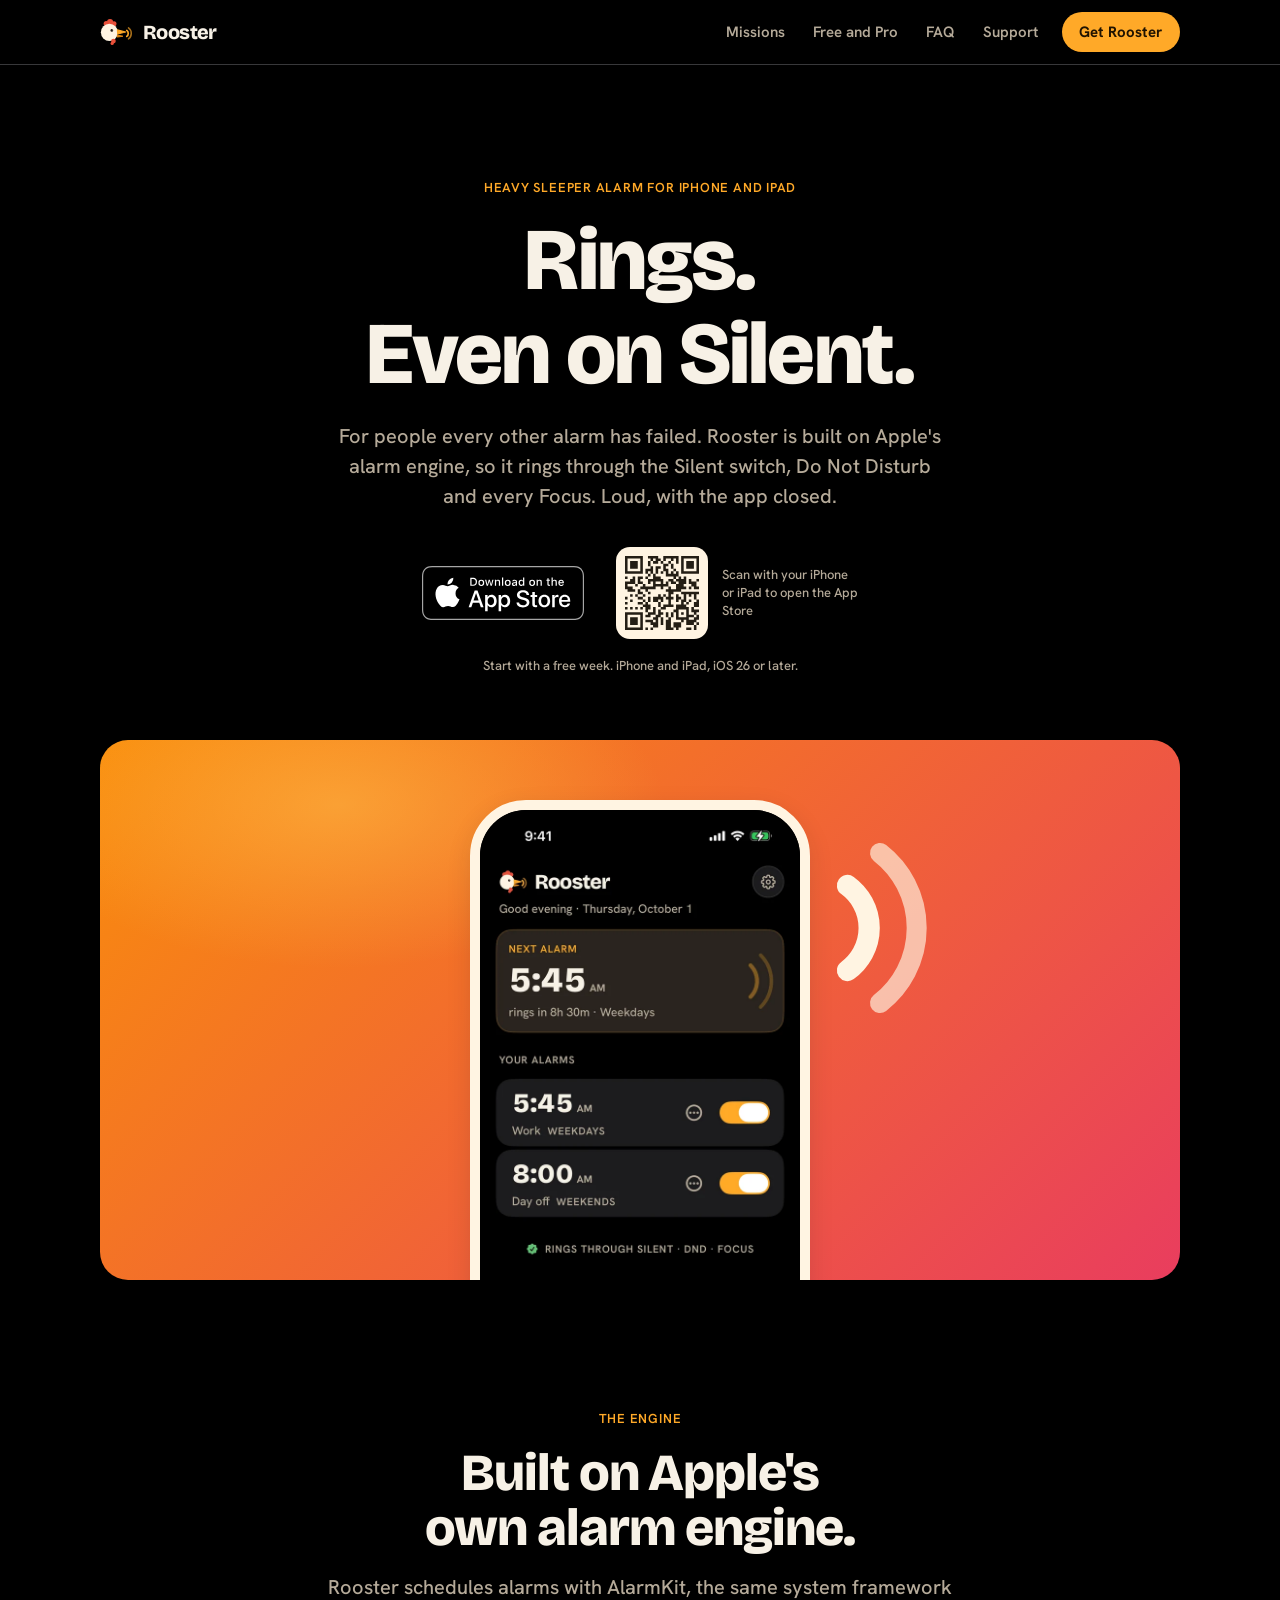
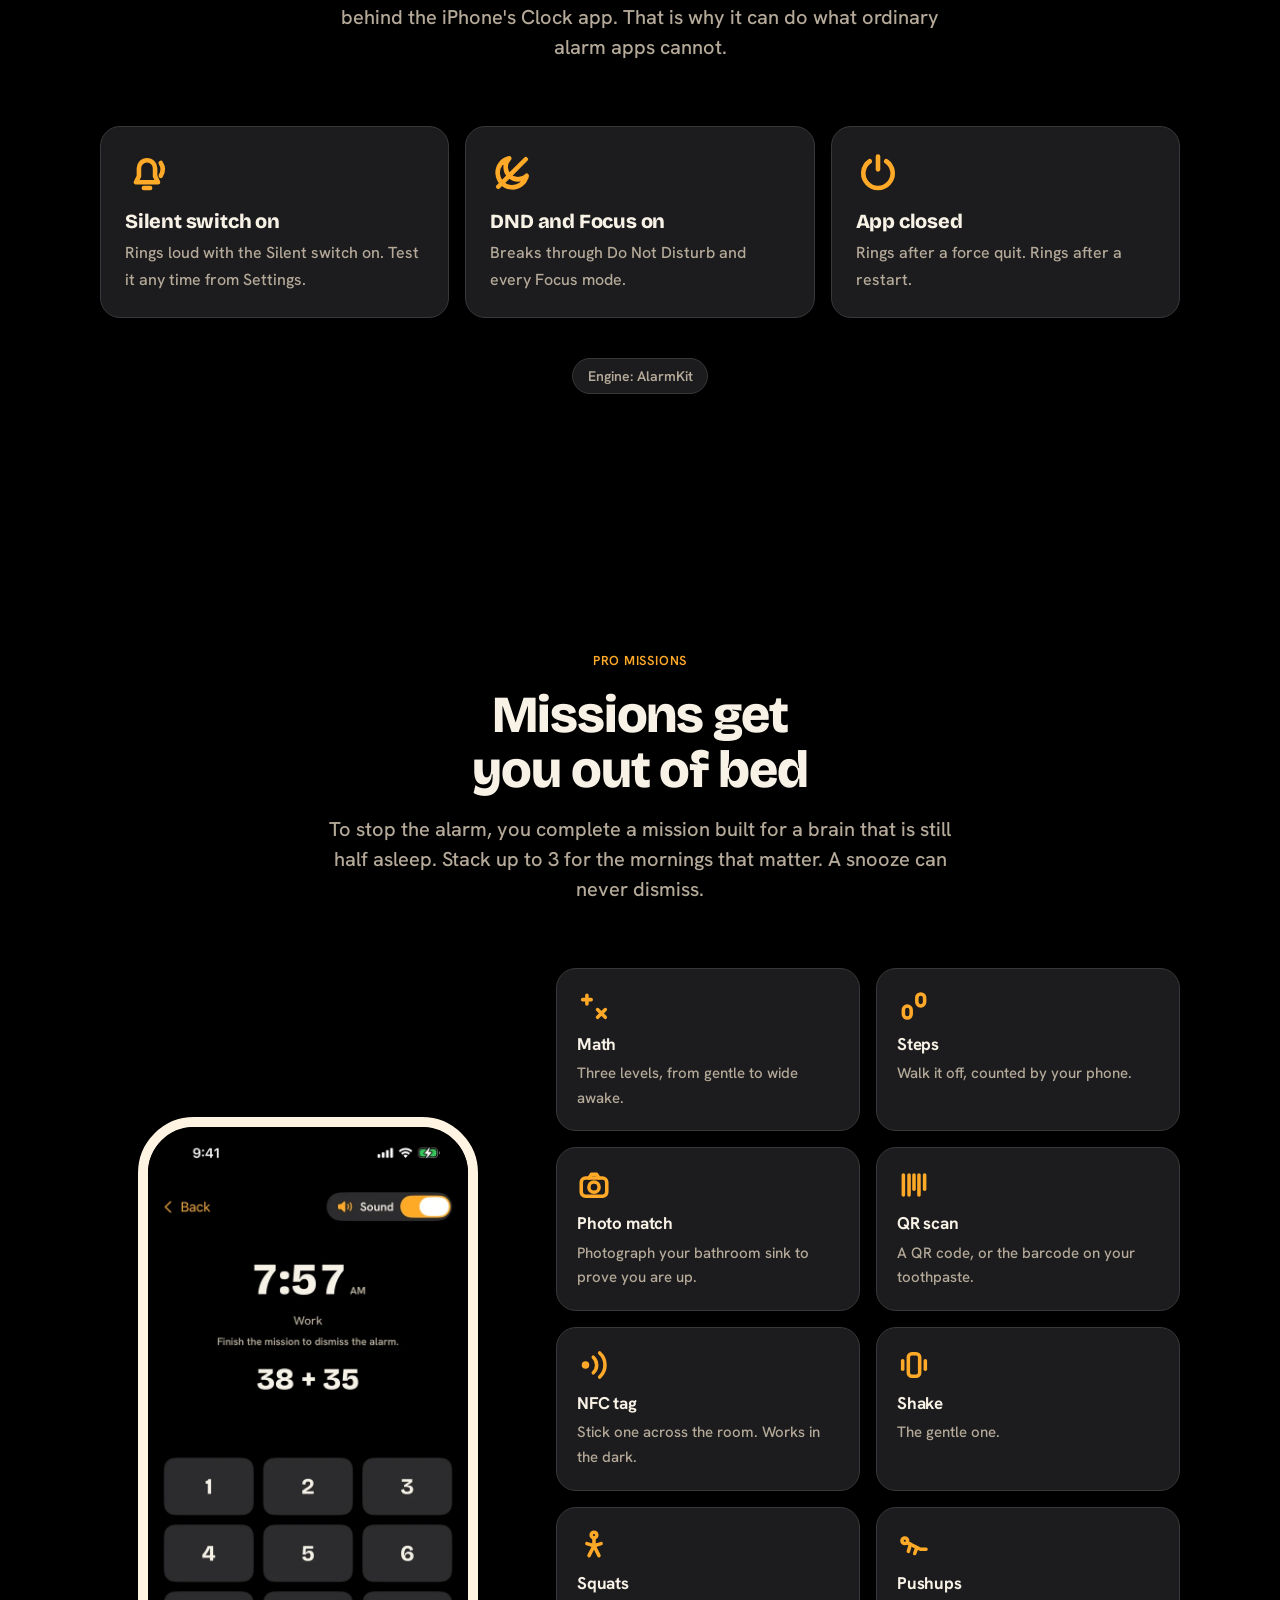
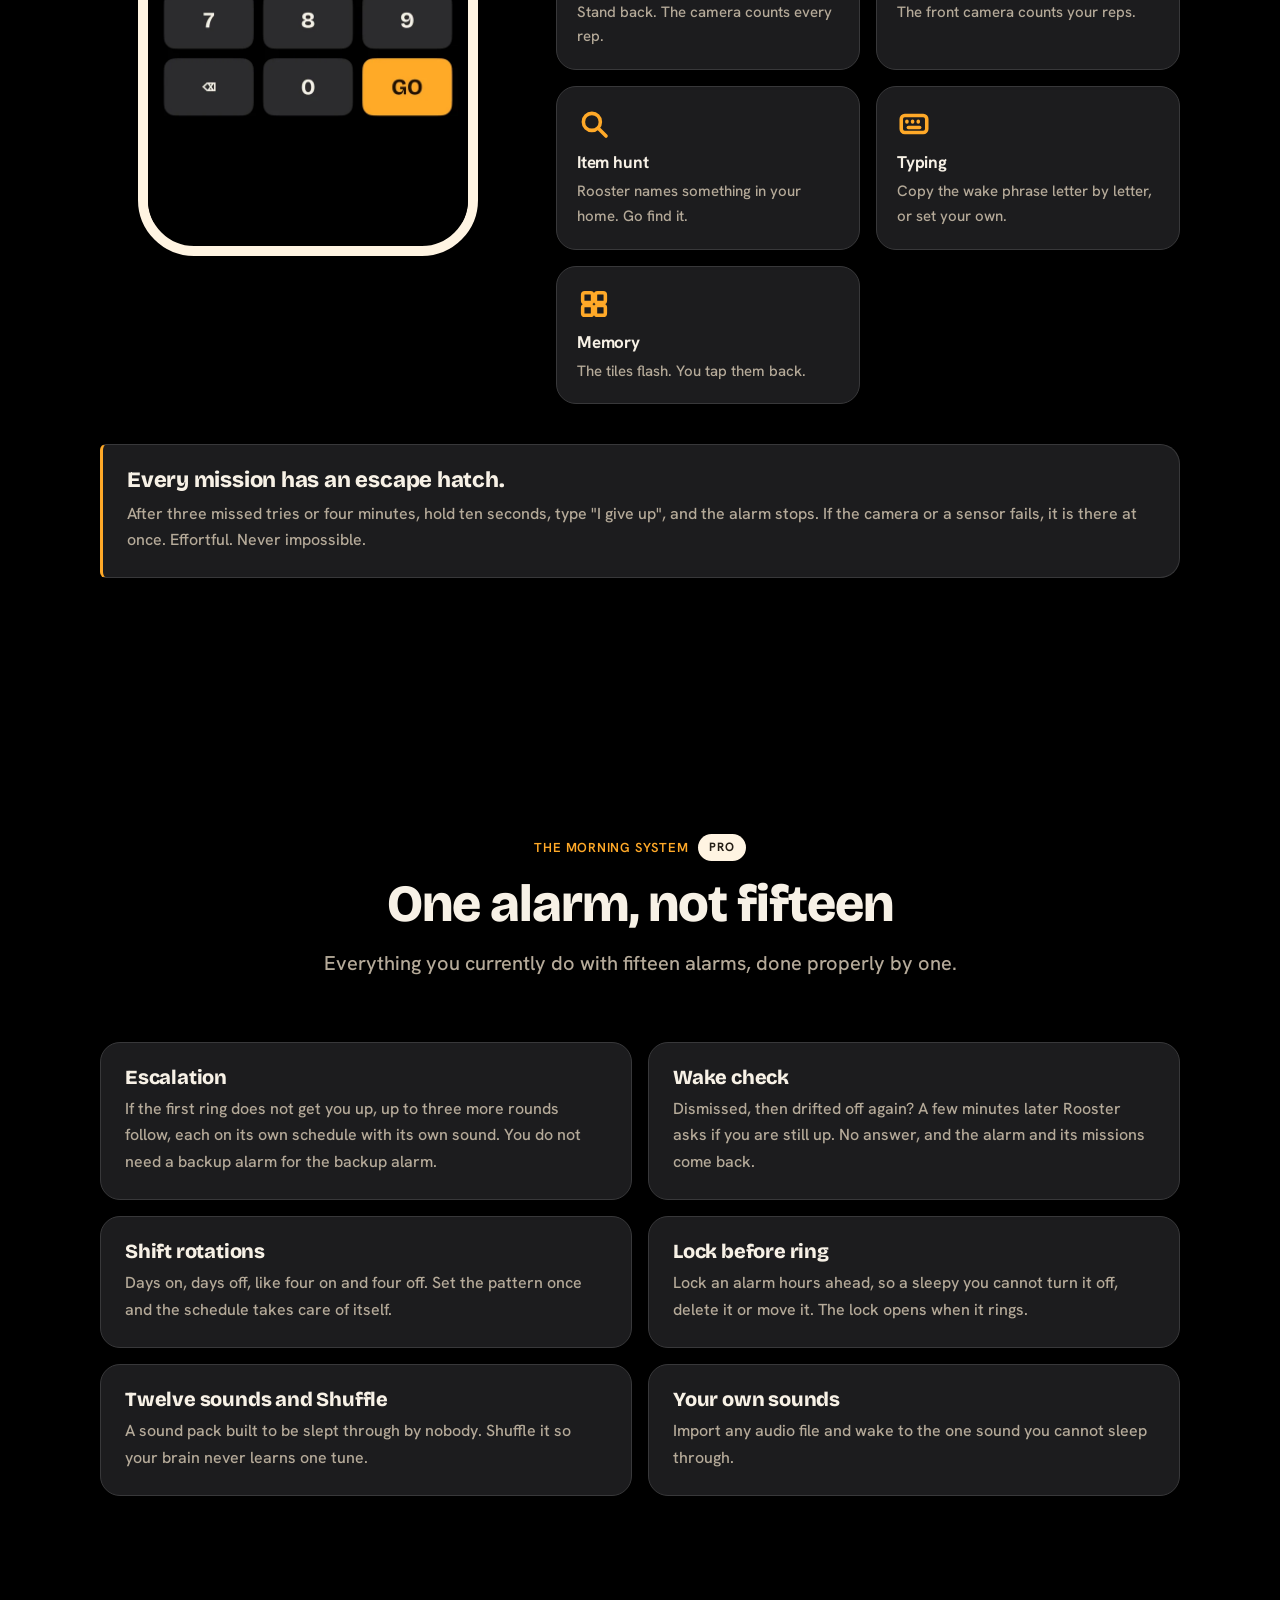
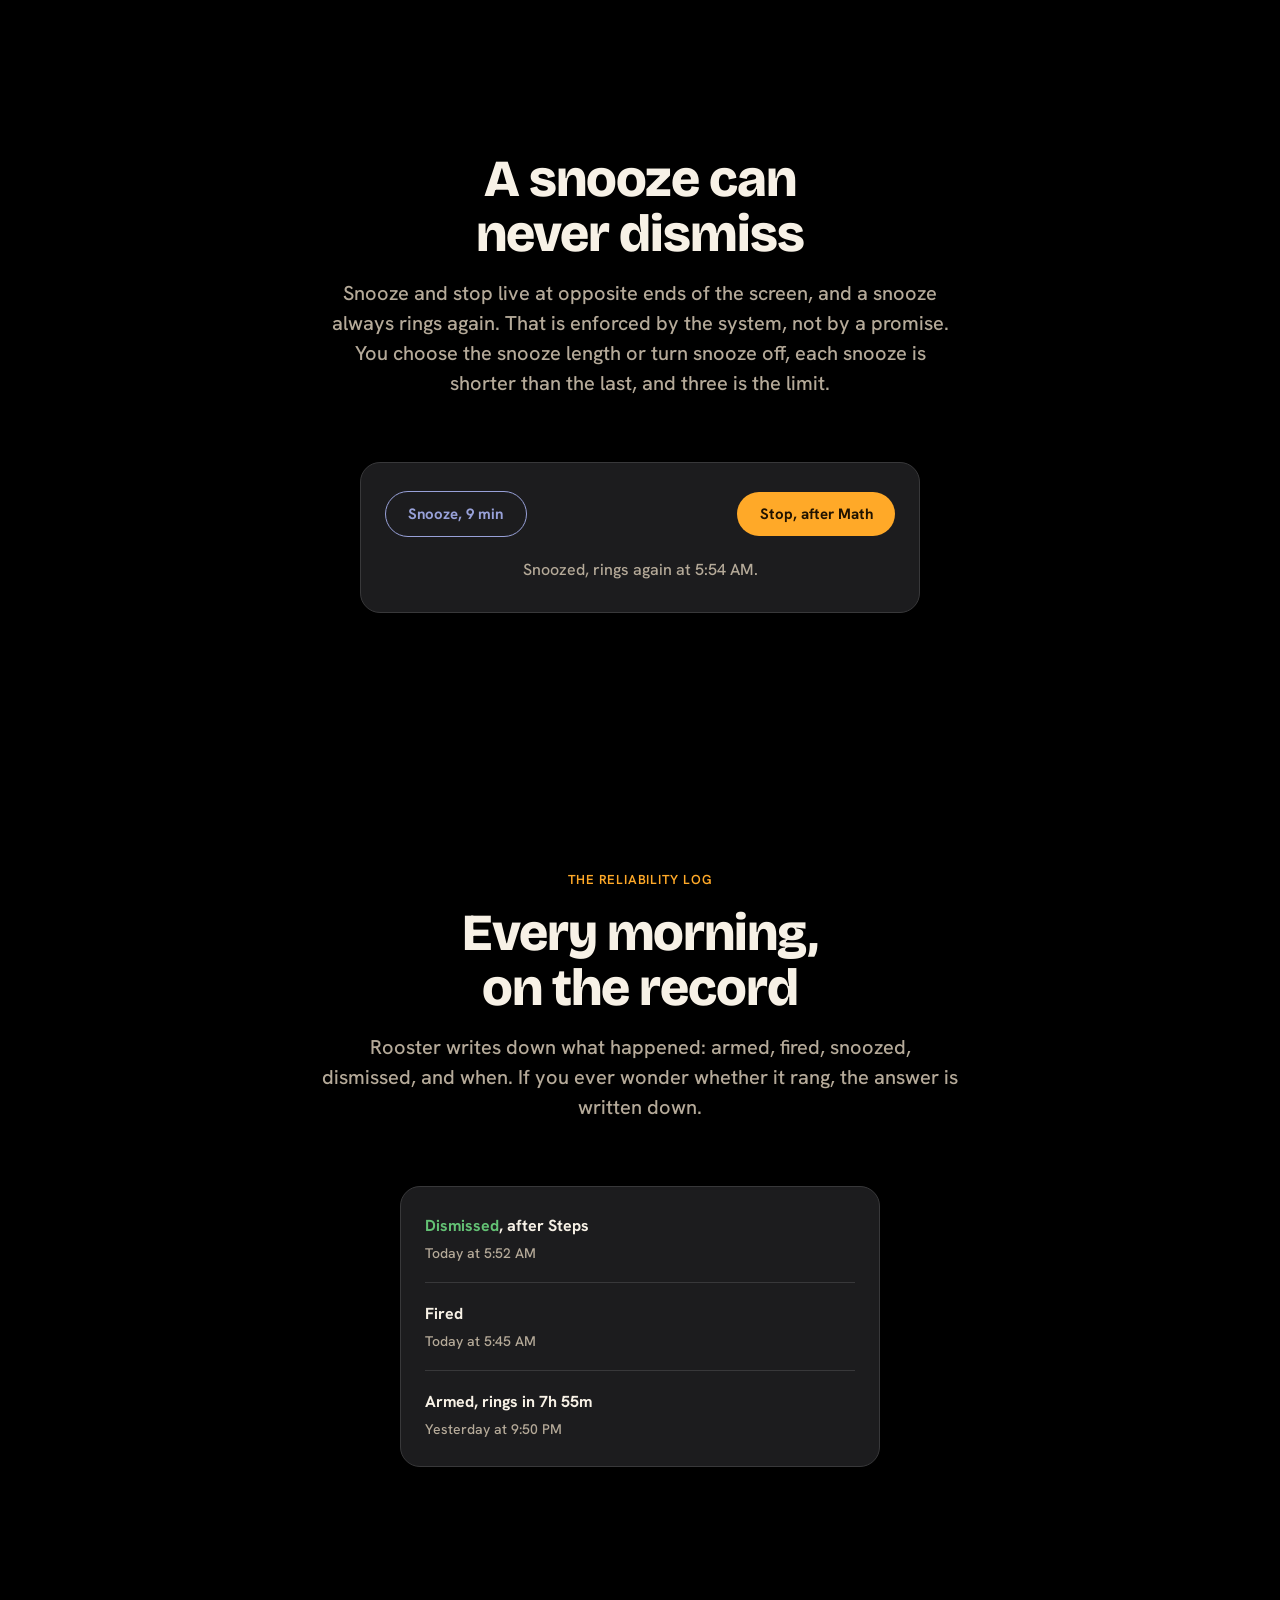
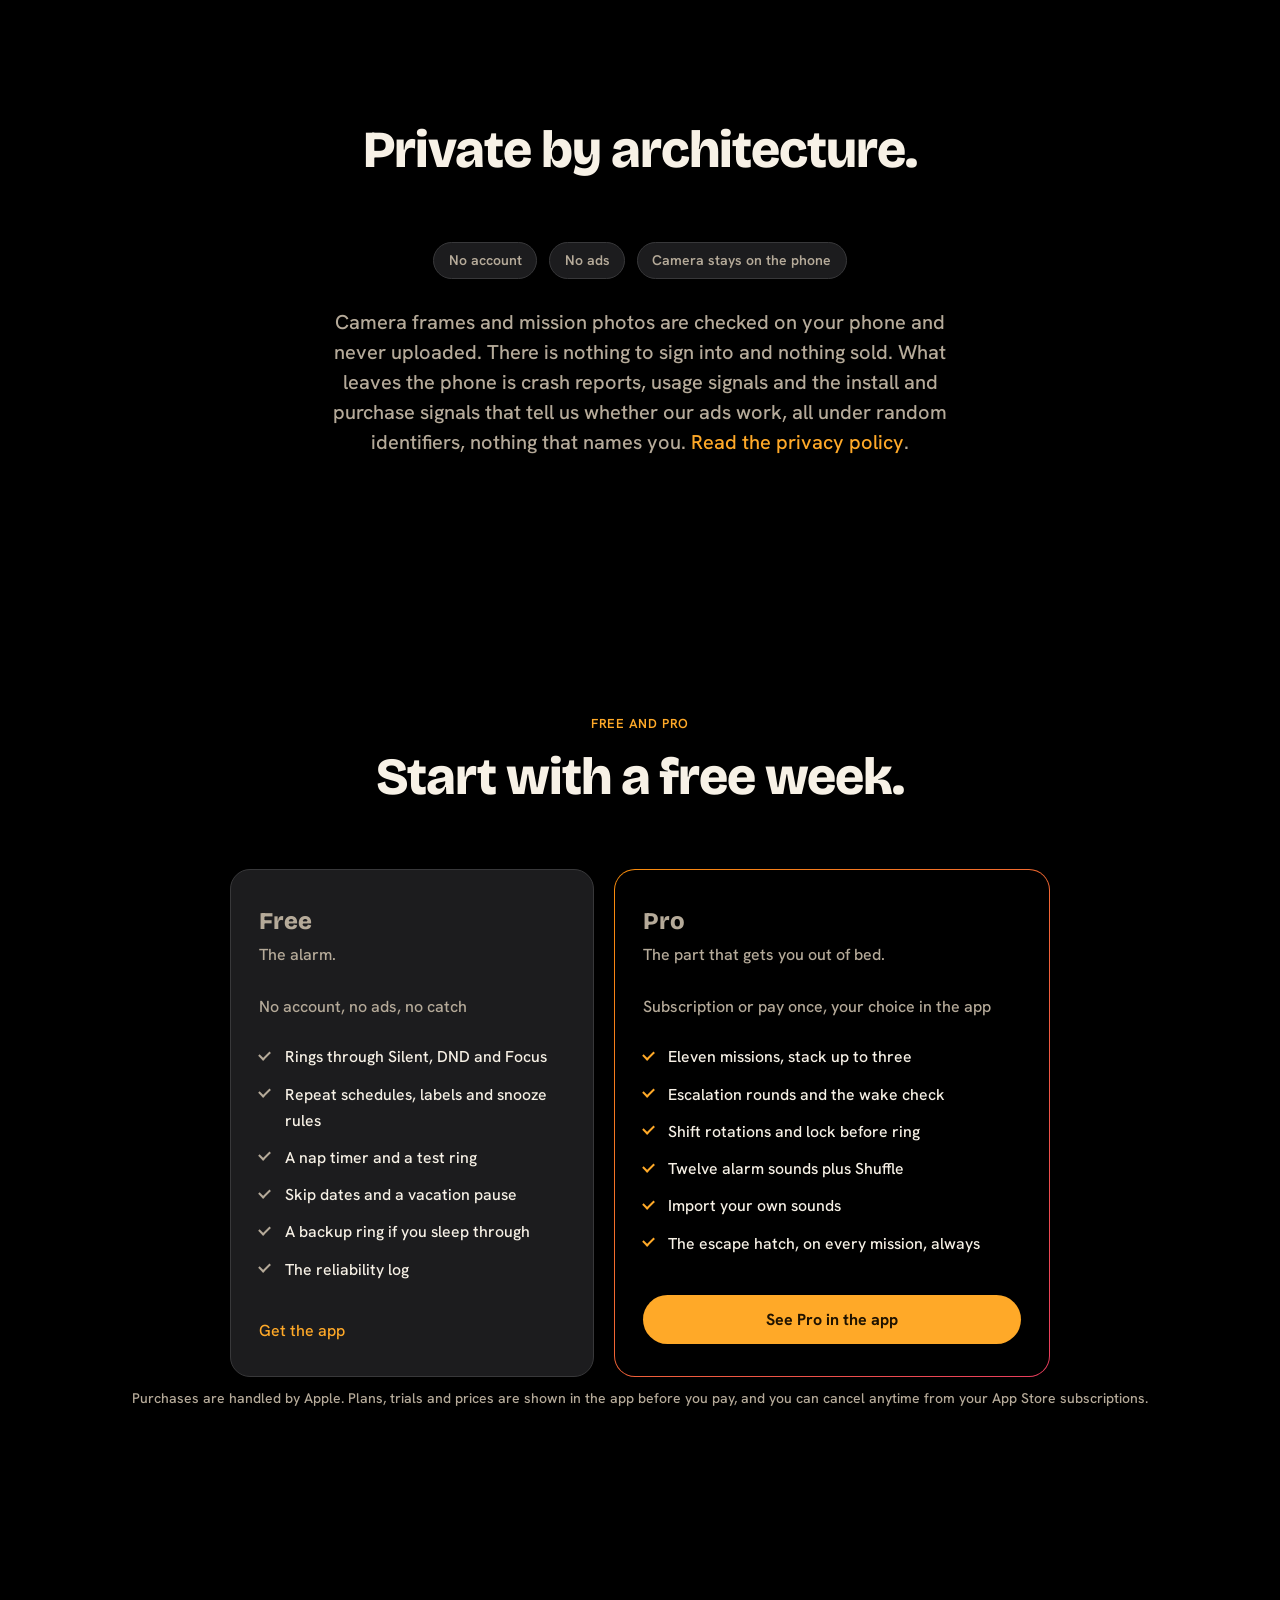
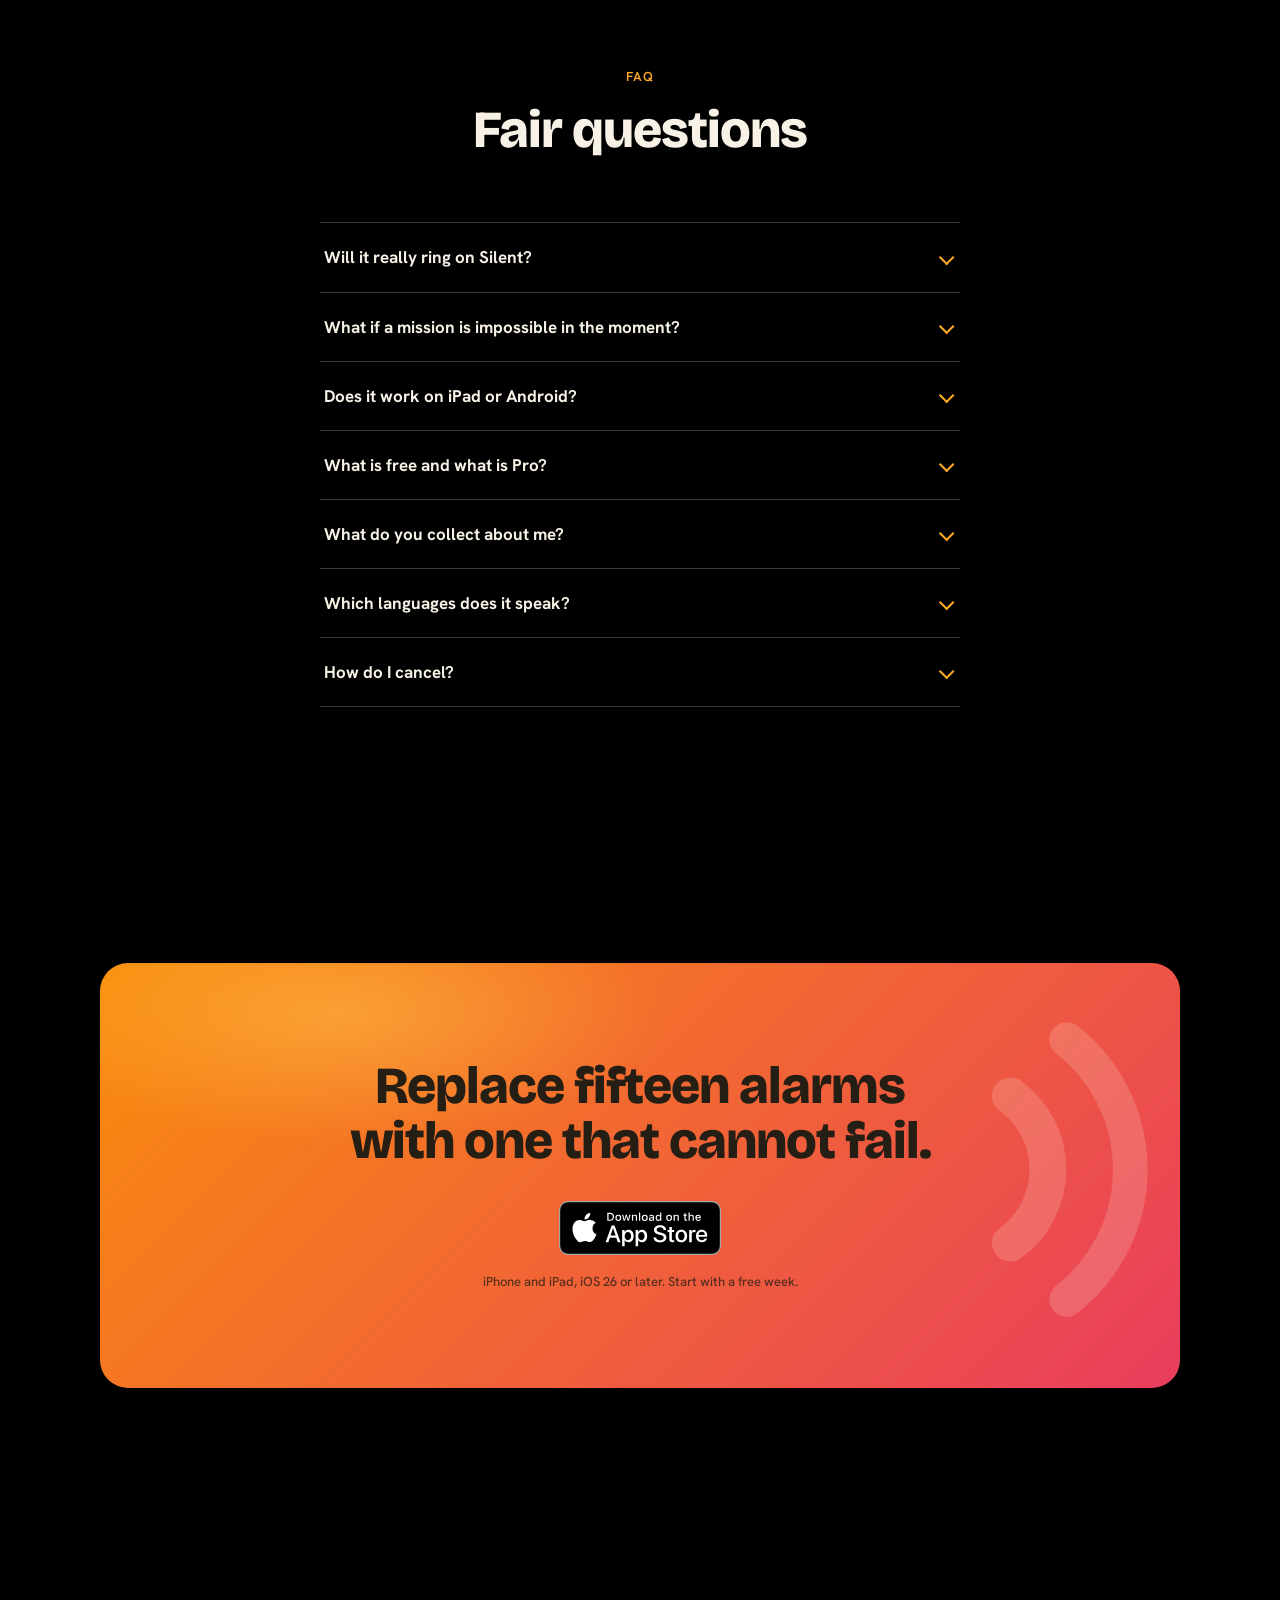
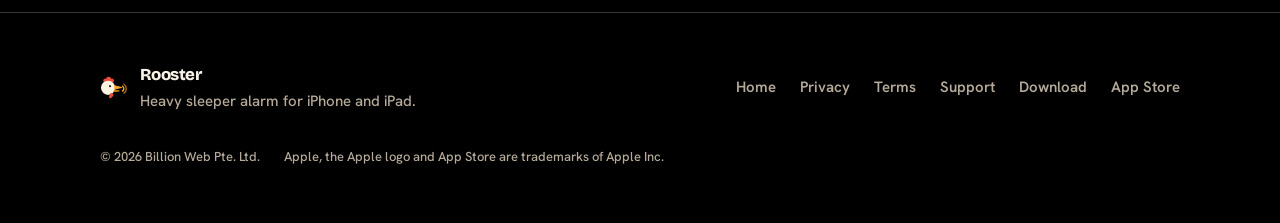
<file: index.html>
<!doctype html>
<html lang="en">
<head>
<meta charset="utf-8">
<meta name="viewport" content="width=device-width, initial-scale=1">
<title>Rooster: Heavy sleeper alarm for iPhone and iPad. Rings even on Silent.</title>
<meta name="description" content="For people every other alarm has failed. Built on Apple's alarm engine, Rooster rings through Silent, DND and Focus on iPhone and iPad. Start with a free week.">
<link rel="canonical" href="https://wakerooster.com/">
<meta name="theme-color" content="#000000">
<meta name="apple-itunes-app" content="app-id=6791535362">

<meta property="og:type" content="website">
<meta property="og:site_name" content="Rooster">
<meta property="og:title" content="Rooster: Heavy sleeper alarm for iPhone and iPad">
<meta property="og:description" content="Rings through Silent, DND and Focus. Every time. Missions get you out of bed. Start with a free week.">
<meta property="og:url" content="https://wakerooster.com/">
<meta property="og:image" content="https://wakerooster.com/assets/og.png">
<meta property="og:image:width" content="1200">
<meta property="og:image:height" content="630">
<meta name="twitter:card" content="summary_large_image">

<link rel="icon" type="image/svg+xml" href="assets/favicon.svg">
<link rel="icon" type="image/png" sizes="32x32" href="assets/favicon-32.png">
<link rel="apple-touch-icon" href="assets/apple-touch-icon.png">

<link rel="stylesheet" href="styles.css">

<script type="application/ld+json">
{
  "@context": "https://schema.org",
  "@graph": [
    {
      "@type": "MobileApplication",
      "name": "Rooster: Heavy Sleeper Alarm",
      "operatingSystem": "iOS 26.0 or later, iPadOS 26.0 or later",
      "applicationCategory": "UtilitiesApplication",
      "description": "Alarm app for heavy sleepers built on Apple's AlarmKit. Rings through Silent, Do Not Disturb and Focus, with wake missions, escalation and a wake check.",
      "url": "https://wakerooster.com/",
      "installUrl": "https://apps.apple.com/app/id6791535362",
      "image": "https://wakerooster.com/assets/og.png"
    },
    {
      "@type": "FAQPage",
      "mainEntity": [
        {
          "@type": "Question",
          "name": "Will it really ring on Silent?",
          "acceptedAnswer": { "@type": "Answer", "text": "Yes. Rooster schedules alarms through AlarmKit, Apple's system alarm framework, the same machinery behind the Clock app. The Silent switch, Do Not Disturb and Focus modes do not apply to system alarms." }
        },
        {
          "@type": "Question",
          "name": "What if a mission is impossible in the moment?",
          "acceptedAnswer": { "@type": "Answer", "text": "After three missed tries or four minutes, hold ten seconds and type I give up. If the camera, a sensor or the NFC tag fails, the escape hatch is there at once, and it always works." }
        },
        {
          "@type": "Question",
          "name": "Does it work on iPad or Android?",
          "acceptedAnswer": { "@type": "Answer", "text": "Rooster runs on iPhone and iPad with iOS or iPadOS 26 or later, because AlarmKit exists only there. There is no Android version." }
        },
        {
          "@type": "Question",
          "name": "What is free and what is Pro?",
          "acceptedAnswer": { "@type": "Answer", "text": "Your first week is free with every feature on, and the basic alarm keeps working after it: alarms that ring through Silent, repeat schedules, labels, snooze rules, a nap timer, a test ring, skip dates and a vacation pause. Pro adds all eleven missions and stacking, escalation, the wake check, shift rotations, lock before ring, the sound pack and imported sounds. Plans and prices are shown in the app." }
        },
        {
          "@type": "Question",
          "name": "What do you collect about me?",
          "acceptedAnswer": { "@type": "Answer", "text": "There is no account and there are no ads. Mission photos and camera frames never leave your phone. Rooster sends crash reports, usage signals and the install and purchase signals that tell us whether our ads work, under random identifiers, nothing that names you. The privacy policy has the details." }
        },
        {
          "@type": "Question",
          "name": "Which languages does it speak?",
          "acceptedAnswer": { "@type": "Answer", "text": "English, German, French, Spanish, Italian, Japanese, Portuguese and Traditional Chinese. Pick one in Settings, or follow your device." }
        },
        {
          "@type": "Question",
          "name": "How do I cancel?",
          "acceptedAnswer": { "@type": "Answer", "text": "Subscriptions are handled by Apple. Open your App Store subscriptions and cancel there. Pro stays active until the end of the paid period." }
        }
      ]
    }
  ]
}
</script>
</head>
<body>
<a class="skip" href="#main">Skip to content</a>

<header class="site-head">
  <div class="wrap">
    <a class="brand" href="./">
      <img class="logo" src="assets/logo-on-dark.svg" alt="">
      Rooster
    </a>
    <nav class="site-nav" aria-label="Site">
      <a href="./#missions">Missions</a>
      <a href="./#pro">Free and Pro</a>
      <a href="./#faq">FAQ</a>
      <a href="support/">Support</a>
    </nav>
    <a class="btn btn-small head-cta" href="https://apps.apple.com/app/id6791535362">Get Rooster</a>
  </div>
</header>

<main id="main">

  <section class="hero">
    <div class="wrap">
      <span class="eyebrow">Heavy sleeper alarm for iPhone and iPad</span>
      <h1>Rings.<br>Even on Silent.</h1>
      <p class="lede">For people every other alarm has failed. Rooster is built on Apple's alarm engine, so it rings through the Silent switch, Do Not Disturb and every Focus. Loud, with the app closed.</p>

      <div class="cta-row">
        <a class="badge-link" href="https://apps.apple.com/app/id6791535362">
          <img src="assets/app-store-badge.svg" alt="Download on the App Store" width="162" height="54">
        </a>
        <div class="qr-side">
          <div class="qr-box" aria-hidden="true">
            <img src="assets/qr-appstore.svg" alt="">
          </div>
          <p>Scan with your iPhone or iPad to open the App Store</p>
        </div>
      </div>
      <p class="microcopy">Start with a free week. iPhone and iPad, iOS 26 or later.</p>

      <div class="hero-stage">
        <div class="device">
          <img src="assets/phone-home.webp?v=2" alt="Rooster home screen: the next alarm armed for 5:45 AM, two scheduled alarms, and the badge rings through Silent, DND, Focus" width="660" height="1434" fetchpriority="high">
        </div>
        <svg class="arcs" viewBox="0 0 120 150" aria-hidden="true">
          <path d="M14 38 A42 42 0 0 1 14 106" stroke-width="17"/>
          <path d="M40 12 A76 76 0 0 1 40 132" stroke-width="16" opacity="0.66"/>
        </svg>
      </div>
    </div>
  </section>

  <section id="engine" class="band">
    <div class="wrap">
      <div class="band-head measure reveal">
        <span class="eyebrow">The engine</span>
        <h2>Built on Apple's own alarm engine.</h2>
        <p class="lede">Rooster schedules alarms with AlarmKit, the same system framework behind the iPhone's Clock app. That is why it can do what ordinary alarm apps cannot.</p>
      </div>
      <div class="grid-3 reveal">
        <div class="card">
          <svg class="glyph" viewBox="0 0 24 24" aria-hidden="true">
            <path d="M6 17h12l-1.6-3.2V9.5A4.4 4.4 0 0 0 12 5a4.4 4.4 0 0 0-4.4 4.5v4.3L6 17Z"/>
            <line x1="10.3" y1="20.2" x2="13.7" y2="20.2"/>
            <path d="M19.5 6.5a6.5 6.5 0 0 1 0 7"/>
          </svg>
          <h3>Silent switch on</h3>
          <p>Rings loud with the Silent switch on. Test it any time from Settings.</p>
        </div>
        <div class="card">
          <svg class="glyph" viewBox="0 0 24 24" aria-hidden="true">
            <path d="M20 13.5A8 8 0 1 1 10.5 4a6.5 6.5 0 0 0 9.5 9.5Z"/>
            <line x1="4.5" y1="19.5" x2="19.5" y2="4.5"/>
          </svg>
          <h3>DND and Focus on</h3>
          <p>Breaks through Do Not Disturb and every Focus mode.</p>
        </div>
        <div class="card">
          <svg class="glyph" viewBox="0 0 24 24" aria-hidden="true">
            <path d="M7.5 5.6a8 8 0 1 0 9 0"/>
            <line x1="12" y1="3" x2="12" y2="10"/>
          </svg>
          <h3>App closed</h3>
          <p>Rings after a force quit. Rings after a restart.</p>
        </div>
      </div>
      <div class="engine-chip reveal">
        <span class="chip">Engine: AlarmKit</span>
      </div>
    </div>
  </section>

  <section id="missions" class="band">
    <div class="wrap">
      <div class="band-head measure reveal">
        <span class="eyebrow">Pro missions</span>
        <h2>Missions get you out of bed</h2>
        <p class="lede">To stop the alarm, you complete a mission built for a brain that is still half asleep. Stack up to 3 for the mornings that matter. A snooze can never dismiss.</p>
      </div>
      <div class="missions-layout reveal">
        <div class="device">
          <img src="assets/phone-mission.webp?v=2" alt="Rooster math mission screen asking 38 plus 35 before the alarm stops" width="660" height="1434">
        </div>
        <div class="tile-grid">
          <div class="card tile">
            <svg class="glyph" viewBox="0 0 24 24" aria-hidden="true">
              <line x1="7" y1="4.5" x2="7" y2="10.5"/><line x1="4" y1="7.5" x2="10" y2="7.5"/>
              <line x1="14.5" y1="14.5" x2="20" y2="20"/><line x1="20" y1="14.5" x2="14.5" y2="20"/>
            </svg>
            <h3>Math</h3>
            <p>Three levels, from gentle to wide awake.</p>
          </div>
          <div class="card tile">
            <svg class="glyph" viewBox="0 0 24 24" aria-hidden="true">
              <rect x="4.5" y="12" width="5.5" height="8.5" rx="2.75"/>
              <rect x="14" y="3.5" width="5.5" height="8.5" rx="2.75"/>
            </svg>
            <h3>Steps</h3>
            <p>Walk it off, counted by your phone.</p>
          </div>
          <div class="card tile">
            <svg class="glyph" viewBox="0 0 24 24" aria-hidden="true">
              <rect x="3" y="7" width="18" height="13" rx="3"/>
              <circle cx="12" cy="13.5" r="3.6"/>
              <path d="M8.5 7l1.6-2.5h3.8L15.5 7"/>
            </svg>
            <h3>Photo match</h3>
            <p>Photograph your bathroom sink to prove you are up.</p>
          </div>
          <div class="card tile">
            <svg class="glyph" viewBox="0 0 24 24" aria-hidden="true">
              <line x1="4.5" y1="5" x2="4.5" y2="19"/>
              <line x1="8.5" y1="5" x2="8.5" y2="19"/>
              <line x1="12" y1="5" x2="12" y2="15"/>
              <line x1="15.5" y1="5" x2="15.5" y2="19"/>
              <line x1="19.5" y1="5" x2="19.5" y2="15"/>
            </svg>
            <h3>QR scan</h3>
            <p>A QR code, or the barcode on your toothpaste.</p>
          </div>
          <div class="card tile">
            <svg class="glyph" viewBox="0 0 24 24" aria-hidden="true">
              <circle cx="6" cy="12" r="1.4"/>
              <path d="M11.5 6.5 A7.5 7.5 0 0 1 11.5 17.5"/>
              <path d="M16 3.5 A11.5 11.5 0 0 1 16 20.5"/>
            </svg>
            <h3>NFC tag</h3>
            <p>Stick one across the room. Works in the dark.</p>
          </div>
          <div class="card tile">
            <svg class="glyph" viewBox="0 0 24 24" aria-hidden="true">
              <rect x="8" y="4" width="8" height="16" rx="2.5"/>
              <line x1="4" y1="9" x2="4" y2="15"/>
              <line x1="20" y1="9" x2="20" y2="15"/>
            </svg>
            <h3>Shake</h3>
            <p>The gentle one.</p>
          </div>
          <div class="card tile">
            <svg class="glyph" viewBox="0 0 24 24" aria-hidden="true">
              <circle cx="12" cy="5" r="2"/>
              <path d="M12 7.5v5"/>
              <path d="M7 11l5 1.5 5-1.5"/>
              <path d="M12 12.5l-3.5 7M12 12.5l3.5 7"/>
            </svg>
            <h3>Squats</h3>
            <p>Stand back. The camera counts every rep.</p>
          </div>
          <div class="card tile">
            <svg class="glyph" viewBox="0 0 24 24" aria-hidden="true">
              <circle cx="5.5" cy="9" r="2"/>
              <path d="M7.5 10.5l9 4.5h4"/>
              <path d="M9.5 11.5l-1.5 5M14 13.8l-1.5 4.2"/>
            </svg>
            <h3>Pushups</h3>
            <p>The front camera counts your reps.</p>
          </div>
          <div class="card tile">
            <svg class="glyph" viewBox="0 0 24 24" aria-hidden="true">
              <circle cx="10.5" cy="10.5" r="6"/>
              <line x1="15" y1="15" x2="20.5" y2="20.5"/>
            </svg>
            <h3>Item hunt</h3>
            <p>Rooster names something in your home. Go find it.</p>
          </div>
          <div class="card tile">
            <svg class="glyph" viewBox="0 0 24 24" aria-hidden="true">
              <rect x="3" y="6" width="18" height="12" rx="2.5"/>
              <line x1="7" y1="10" x2="7" y2="10.5"/><line x1="11" y1="10" x2="11" y2="10.5"/><line x1="15" y1="10" x2="15" y2="10.5"/>
              <line x1="8" y1="14.5" x2="16" y2="14.5"/>
            </svg>
            <h3>Typing</h3>
            <p>Copy the wake phrase letter by letter, or set your own.</p>
          </div>
          <div class="card tile">
            <svg class="glyph" viewBox="0 0 24 24" aria-hidden="true">
              <rect x="4" y="4" width="7" height="7" rx="1.5"/>
              <rect x="13" y="4" width="7" height="7" rx="1.5"/>
              <rect x="4" y="13" width="7" height="7" rx="1.5"/>
              <rect x="13" y="13" width="7" height="7" rx="1.5"/>
            </svg>
            <h3>Memory</h3>
            <p>The tiles flash. You tap them back.</p>
          </div>
        </div>
      </div>
      <div class="card escape-card reveal">
        <h3>Every mission has an escape hatch.</h3>
        <p>After three missed tries or four minutes, hold ten seconds, type "I give up", and the alarm stops. If the camera or a sensor fails, it is there at once. Effortful. Never impossible.</p>
      </div>
    </div>
  </section>

  <section id="system" class="band">
    <div class="wrap">
      <div class="band-head measure reveal">
        <span class="eyebrow">The morning system<span class="pro-pill">Pro</span></span>
        <h2>One alarm, not fifteen</h2>
        <p class="lede">Everything you currently do with fifteen alarms, done properly by one.</p>
      </div>
      <div class="grid-2 reveal">
        <div class="card">
          <h3>Escalation</h3>
          <p>If the first ring does not get you up, up to three more rounds follow, each on its own schedule with its own sound. You do not need a backup alarm for the backup alarm.</p>
        </div>
        <div class="card">
          <h3>Wake check</h3>
          <p>Dismissed, then drifted off again? A few minutes later Rooster asks if you are still up. No answer, and the alarm and its missions come back.</p>
        </div>
        <div class="card">
          <h3>Shift rotations</h3>
          <p>Days on, days off, like four on and four off. Set the pattern once and the schedule takes care of itself.</p>
        </div>
        <div class="card">
          <h3>Lock before ring</h3>
          <p>Lock an alarm hours ahead, so a sleepy you cannot turn it off, delete it or move it. The lock opens when it rings.</p>
        </div>
        <div class="card">
          <h3>Twelve sounds and Shuffle</h3>
          <p>A sound pack built to be slept through by nobody. Shuffle it so your brain never learns one tune.</p>
        </div>
        <div class="card">
          <h3>Your own sounds</h3>
          <p>Import any audio file and wake to the one sound you cannot sleep through.</p>
        </div>
      </div>
    </div>
  </section>

  <section class="band">
    <div class="wrap">
      <div class="band-head measure reveal">
        <h2>A snooze can never dismiss</h2>
        <p class="lede">Snooze and stop live at opposite ends of the screen, and a snooze always rings again. That is enforced by the system, not by a promise. You choose the snooze length or turn snooze off, each snooze is shorter than the last, and three is the limit.</p>
      </div>
      <div class="card snooze-demo reveal">
        <div class="row">
          <span class="pill-snooze">Snooze, 9 min</span>
          <span class="pill-stop">Stop, after Math</span>
        </div>
        <p class="snooze-note">Snoozed, rings again at 5:54 AM.</p>
      </div>
    </div>
  </section>

  <section class="band">
    <div class="wrap">
      <div class="band-head measure reveal">
        <span class="eyebrow">The reliability log</span>
        <h2>Every morning, on the record</h2>
        <p class="lede">Rooster writes down what happened: armed, fired, snoozed, dismissed, and when. If you ever wonder whether it rang, the answer is written down.</p>
      </div>
      <div class="card log-card reveal">
        <div class="log-row">
          <p class="what"><span class="ok">Dismissed</span>, after Steps</p>
          <p class="when">Today at 5:52 AM</p>
        </div>
        <div class="log-row">
          <p class="what">Fired</p>
          <p class="when">Today at 5:45 AM</p>
        </div>
        <div class="log-row">
          <p class="what">Armed, rings in 7h 55m</p>
          <p class="when">Yesterday at 9:50 PM</p>
        </div>
      </div>
    </div>
  </section>

  <section class="band">
    <div class="wrap">
      <div class="band-head measure reveal">
        <h2>Private by architecture.</h2>
      </div>
      <div class="chip-row reveal">
        <span class="chip">No account</span>
        <span class="chip">No ads</span>
        <span class="chip">Camera stays on the phone</span>
      </div>
      <p class="lede measure reveal" style="text-align:center">Camera frames and mission photos are checked on your phone and never uploaded. There is nothing to sign into and nothing sold. What leaves the phone is crash reports, usage signals and the install and purchase signals that tell us whether our ads work, all under random identifiers, nothing that names you. <a href="privacy/">Read the privacy policy</a>.</p>
    </div>
  </section>

  <section id="pro" class="band">
    <div class="wrap">
      <div class="band-head measure reveal">
        <span class="eyebrow">Free and Pro</span>
        <h2>Start with a free week.</h2>
      </div>
      <div class="plans reveal">
        <div class="card plan plan-free">
          <p class="plan-name">Free</p>
          <p class="plan-sub">The alarm.</p>
          <p class="price-alt">No account, no ads, no catch</p>
          <ul>
            <li>Rings through Silent, DND and Focus</li>
            <li>Repeat schedules, labels and snooze rules</li>
            <li>A nap timer and a test ring</li>
            <li>Skip dates and a vacation pause</li>
            <li>A backup ring if you sleep through</li>
            <li>The reliability log</li>
          </ul>
          <p><a href="https://apps.apple.com/app/id6791535362">Get the app</a></p>
        </div>
        <div class="plan-pro-wrap">
          <div class="card plan plan-pro">
            <p class="plan-name">Pro</p>
            <p class="plan-sub">The part that gets you out of bed.</p>
            <p class="price-alt">Subscription or pay once, your choice in the app</p>
            <ul>
              <li>Eleven missions, stack up to three</li>
              <li>Escalation rounds and the wake check</li>
              <li>Shift rotations and lock before ring</li>
              <li>Twelve alarm sounds plus Shuffle</li>
              <li>Import your own sounds</li>
              <li>The escape hatch, on every mission, always</li>
            </ul>
            <a class="btn" href="https://apps.apple.com/app/id6791535362">See Pro in the app</a>
          </div>
        </div>
      </div>
      <p class="price-note reveal">Purchases are handled by Apple. Plans, trials and prices are shown in the app before you pay, and you can cancel anytime from your App Store subscriptions.</p>
    </div>
  </section>

  <section id="faq" class="band">
    <div class="wrap">
      <div class="band-head measure reveal">
        <span class="eyebrow">FAQ</span>
        <h2>Fair questions</h2>
      </div>
      <div class="faq reveal">
        <details>
          <summary>Will it really ring on Silent?</summary>
          <p>Yes. Rooster schedules alarms through AlarmKit, Apple's system alarm framework, the same machinery behind the Clock app. The Silent switch, Do Not Disturb and Focus modes do not apply to system alarms.</p>
        </details>
        <details>
          <summary>What if a mission is impossible in the moment?</summary>
          <p>After three missed tries or four minutes, hold ten seconds and type "I give up". If the camera, a sensor or the NFC tag fails, the escape hatch is there at once, and it always works.</p>
        </details>
        <details>
          <summary>Does it work on iPad or Android?</summary>
          <p>Rooster runs on iPhone and iPad with iOS or iPadOS 26 or later, because AlarmKit exists only there. There is no Android version.</p>
        </details>
        <details>
          <summary>What is free and what is Pro?</summary>
          <p>Your first week is free with every feature on, and the basic alarm keeps working after it: alarms that ring through Silent, repeat schedules, labels, snooze rules, a nap timer, a test ring, skip dates and a vacation pause. Pro adds all eleven missions and stacking, escalation, the wake check, shift rotations, lock before ring, the sound pack and imported sounds. Plans and prices are shown in the app.</p>
        </details>
        <details>
          <summary>What do you collect about me?</summary>
          <p>There is no account and there are no ads. Mission photos and camera frames never leave your phone. Rooster sends crash reports, usage signals and the install and purchase signals that tell us whether our ads work, under random identifiers, nothing that names you. The <a href="privacy/">privacy policy</a> has the details.</p>
        </details>
        <details>
          <summary>Which languages does it speak?</summary>
          <p>English, German, French, Spanish, Italian, Japanese, Portuguese and Traditional Chinese. Pick one in Settings, or follow your device.</p>
        </details>
        <details>
          <summary>How do I cancel?</summary>
          <p>Subscriptions are handled by Apple. Open your <a href="https://apps.apple.com/account/subscriptions" rel="noopener">App Store subscriptions</a> and cancel there. Pro stays active until the end of the paid period.</p>
        </details>
      </div>
    </div>
  </section>

  <section class="band">
    <div class="wrap">
      <div class="cta-band reveal">
        <svg class="band-arcs" viewBox="0 0 120 150" aria-hidden="true">
          <path d="M14 38 A42 42 0 0 1 14 106" stroke-width="17"/>
          <path d="M40 12 A76 76 0 0 1 40 132" stroke-width="16"/>
        </svg>
        <h2>Replace fifteen alarms with one that cannot fail.</h2>
        <div class="cta-row">
          <a class="badge-link" href="https://apps.apple.com/app/id6791535362">
            <img src="assets/app-store-badge.svg" alt="Download on the App Store" width="162" height="54">
          </a>
        </div>
        <p class="microcopy">iPhone and iPad, iOS 26 or later. Start with a free week.</p>
      </div>
    </div>
  </section>

</main>

<footer class="site-foot">
  <div class="wrap">
    <div class="foot-row">
      <div class="foot-brand">
        <img src="assets/logo-on-dark.svg" alt="" width="28" height="23">
        <div>
          <span class="brand" style="font-size:1.05rem">Rooster</span>
          <p class="tagline">Heavy sleeper alarm for iPhone and iPad.</p>
        </div>
      </div>
      <nav class="foot-links" aria-label="Footer">
        <a href="./">Home</a>
        <a href="privacy/">Privacy</a>
        <a href="terms/">Terms</a>
        <a href="support/">Support</a>
        <a href="download/">Download</a>
        <a href="https://apps.apple.com/app/id6791535362">App Store</a>
      </nav>
    </div>
    <div class="foot-legal">
      <span>© 2026 Billion Web Pte. Ltd.</span>
      <span>Apple, the Apple logo and App Store are trademarks of Apple Inc.</span>
    </div>
  </div>
</footer>

</body>
</html>
</file>
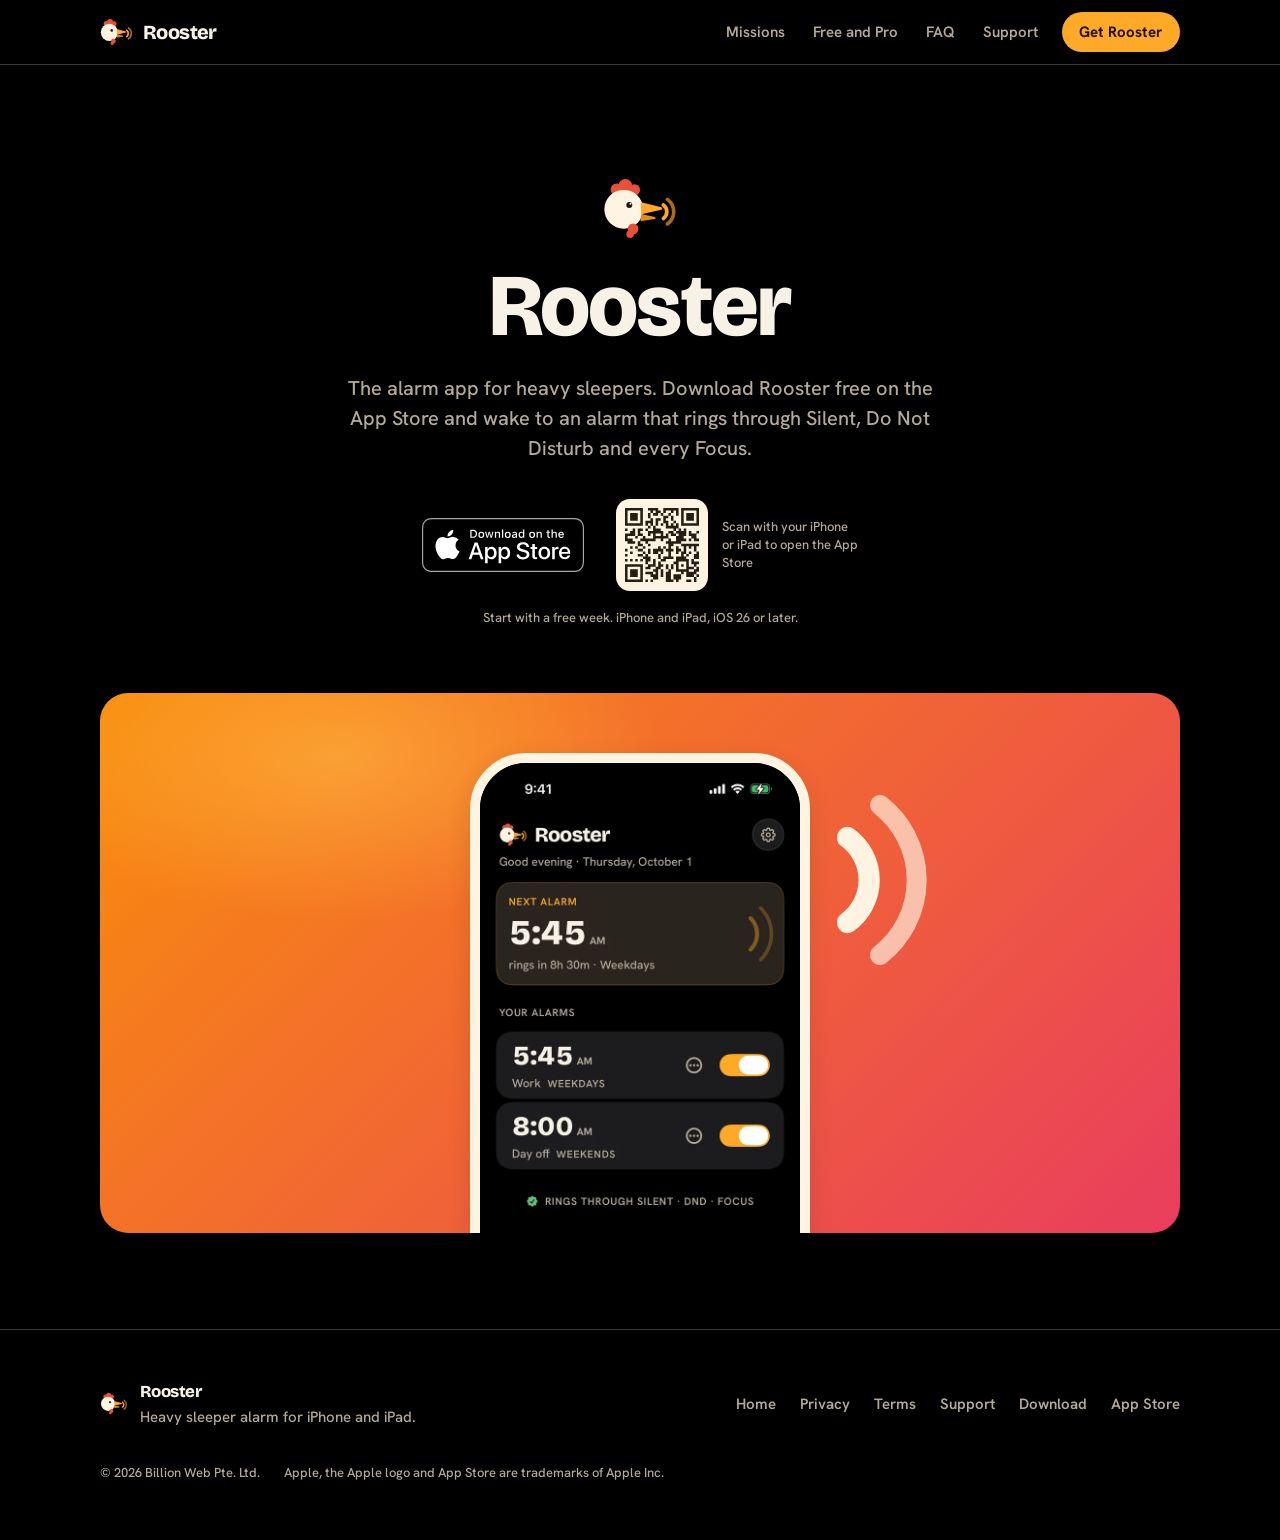
<file: download/index.html>
<!doctype html>
<html lang="en">
<head>
<meta charset="utf-8">
<meta name="viewport" content="width=device-width, initial-scale=1">
<title>Download Rooster for iPhone and iPad</title>
<meta name="description" content="Download Rooster, the alarm app for heavy sleepers, free on the App Store for iPhone and iPad.">
<link rel="canonical" href="https://wakerooster.com/download/">
<meta name="theme-color" content="#000000">
<meta name="apple-itunes-app" content="app-id=6791535362">
<meta property="og:type" content="website">
<meta property="og:site_name" content="Rooster">
<meta property="og:title" content="Download Rooster for iPhone and iPad">
<meta property="og:description" content="Download Rooster, the alarm app for heavy sleepers, free on the App Store.">
<meta property="og:url" content="https://wakerooster.com/download/">
<meta property="og:image" content="https://wakerooster.com/assets/og.png">
<link rel="icon" type="image/svg+xml" href="../assets/favicon.svg">
<link rel="icon" type="image/png" sizes="32x32" href="../assets/favicon-32.png">
<link rel="apple-touch-icon" href="../assets/apple-touch-icon.png">
<link rel="stylesheet" href="../styles.css">
</head>
<body>
<a class="skip" href="#main">Skip to content</a>

<header class="site-head">
  <div class="wrap">
    <a class="brand" href="../">
      <img class="logo" src="../assets/logo-on-dark.svg" alt="">
      Rooster
    </a>
    <nav class="site-nav" aria-label="Site">
      <a href="../#missions">Missions</a>
      <a href="../#pro">Free and Pro</a>
      <a href="../#faq">FAQ</a>
      <a href="../support/">Support</a>
    </nav>
    <a class="btn btn-small head-cta" href="https://apps.apple.com/app/id6791535362">Get Rooster</a>
  </div>
</header>

<main id="main">

  <section class="hero">
    <div class="wrap">
      <img src="../assets/logo-on-dark.svg" alt="" width="76" height="63" style="display:block;margin:0 auto 1.25rem">
      <h1>Rooster</h1>
      <p class="lede">The alarm app for heavy sleepers. Download Rooster free on the App Store and wake to an alarm that rings through Silent, Do Not Disturb and every Focus.</p>

      <div class="cta-row">
        <a class="badge-link" href="https://apps.apple.com/app/id6791535362">
          <img src="../assets/app-store-badge.svg" alt="Download on the App Store" width="162" height="54">
        </a>
        <div class="qr-side">
          <div class="qr-box" aria-hidden="true">
            <img src="../assets/qr-appstore.svg" alt="">
          </div>
          <p>Scan with your iPhone or iPad to open the App Store</p>
        </div>
      </div>
      <p class="microcopy">Start with a free week. iPhone and iPad, iOS 26 or later.</p>

      <div class="hero-stage">
        <div class="device">
          <img src="../assets/phone-home.webp?v=2" alt="Rooster home screen with the next alarm armed for 5:45 AM" width="660" height="1434" fetchpriority="high">
        </div>
        <svg class="arcs" viewBox="0 0 120 150" aria-hidden="true">
          <path d="M14 38 A42 42 0 0 1 14 106" stroke-width="17"/>
          <path d="M40 12 A76 76 0 0 1 40 132" stroke-width="16" opacity="0.66"/>
        </svg>
      </div>
    </div>
  </section>

</main>

<footer class="site-foot">
  <div class="wrap">
    <div class="foot-row">
      <div class="foot-brand">
        <img src="../assets/logo-on-dark.svg" alt="" width="28" height="23">
        <div>
          <span class="brand" style="font-size:1.05rem">Rooster</span>
          <p class="tagline">Heavy sleeper alarm for iPhone and iPad.</p>
        </div>
      </div>
      <nav class="foot-links" aria-label="Footer">
        <a href="../">Home</a>
        <a href="../privacy/">Privacy</a>
        <a href="../terms/">Terms</a>
        <a href="../support/">Support</a>
        <a href="../download/">Download</a>
        <a href="https://apps.apple.com/app/id6791535362">App Store</a>
      </nav>
    </div>
    <div class="foot-legal">
      <span>© 2026 Billion Web Pte. Ltd.</span>
      <span>Apple, the Apple logo and App Store are trademarks of Apple Inc.</span>
    </div>
  </div>
</footer>

</body>
</html>
</file>
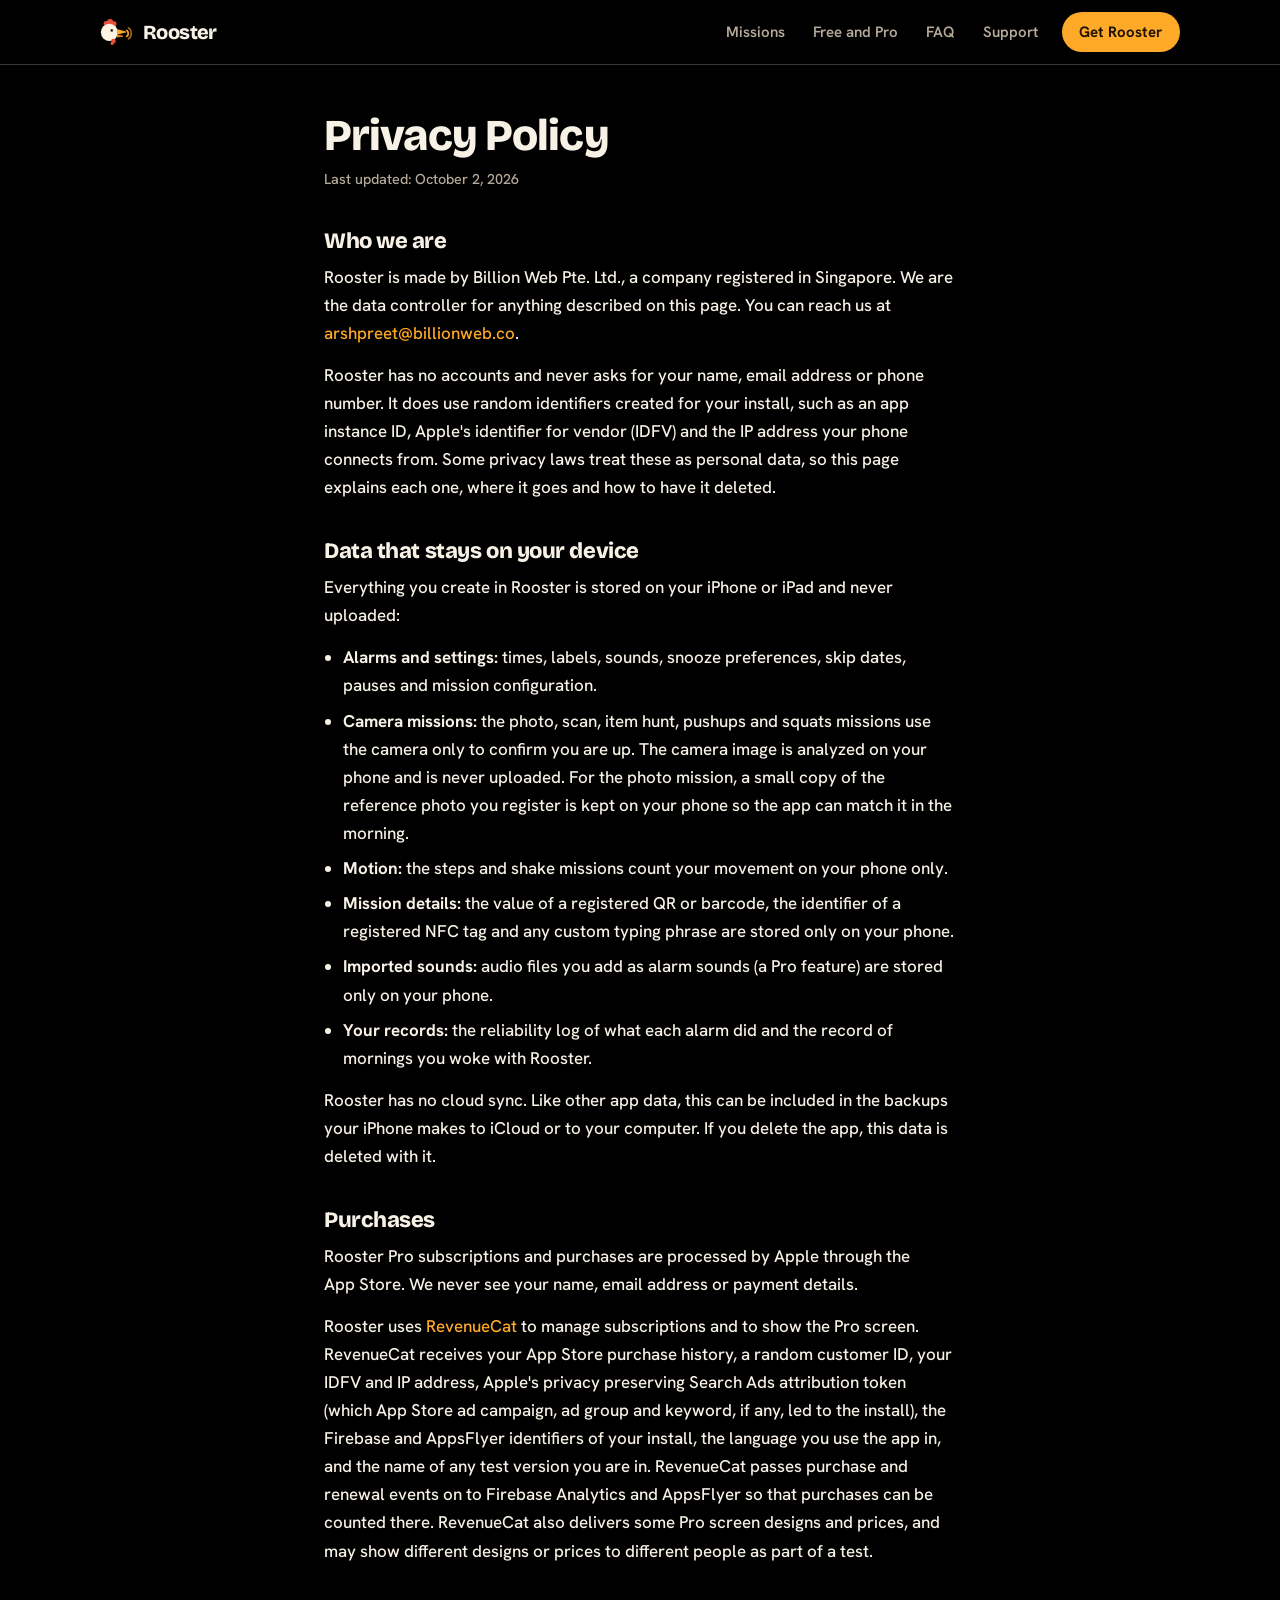
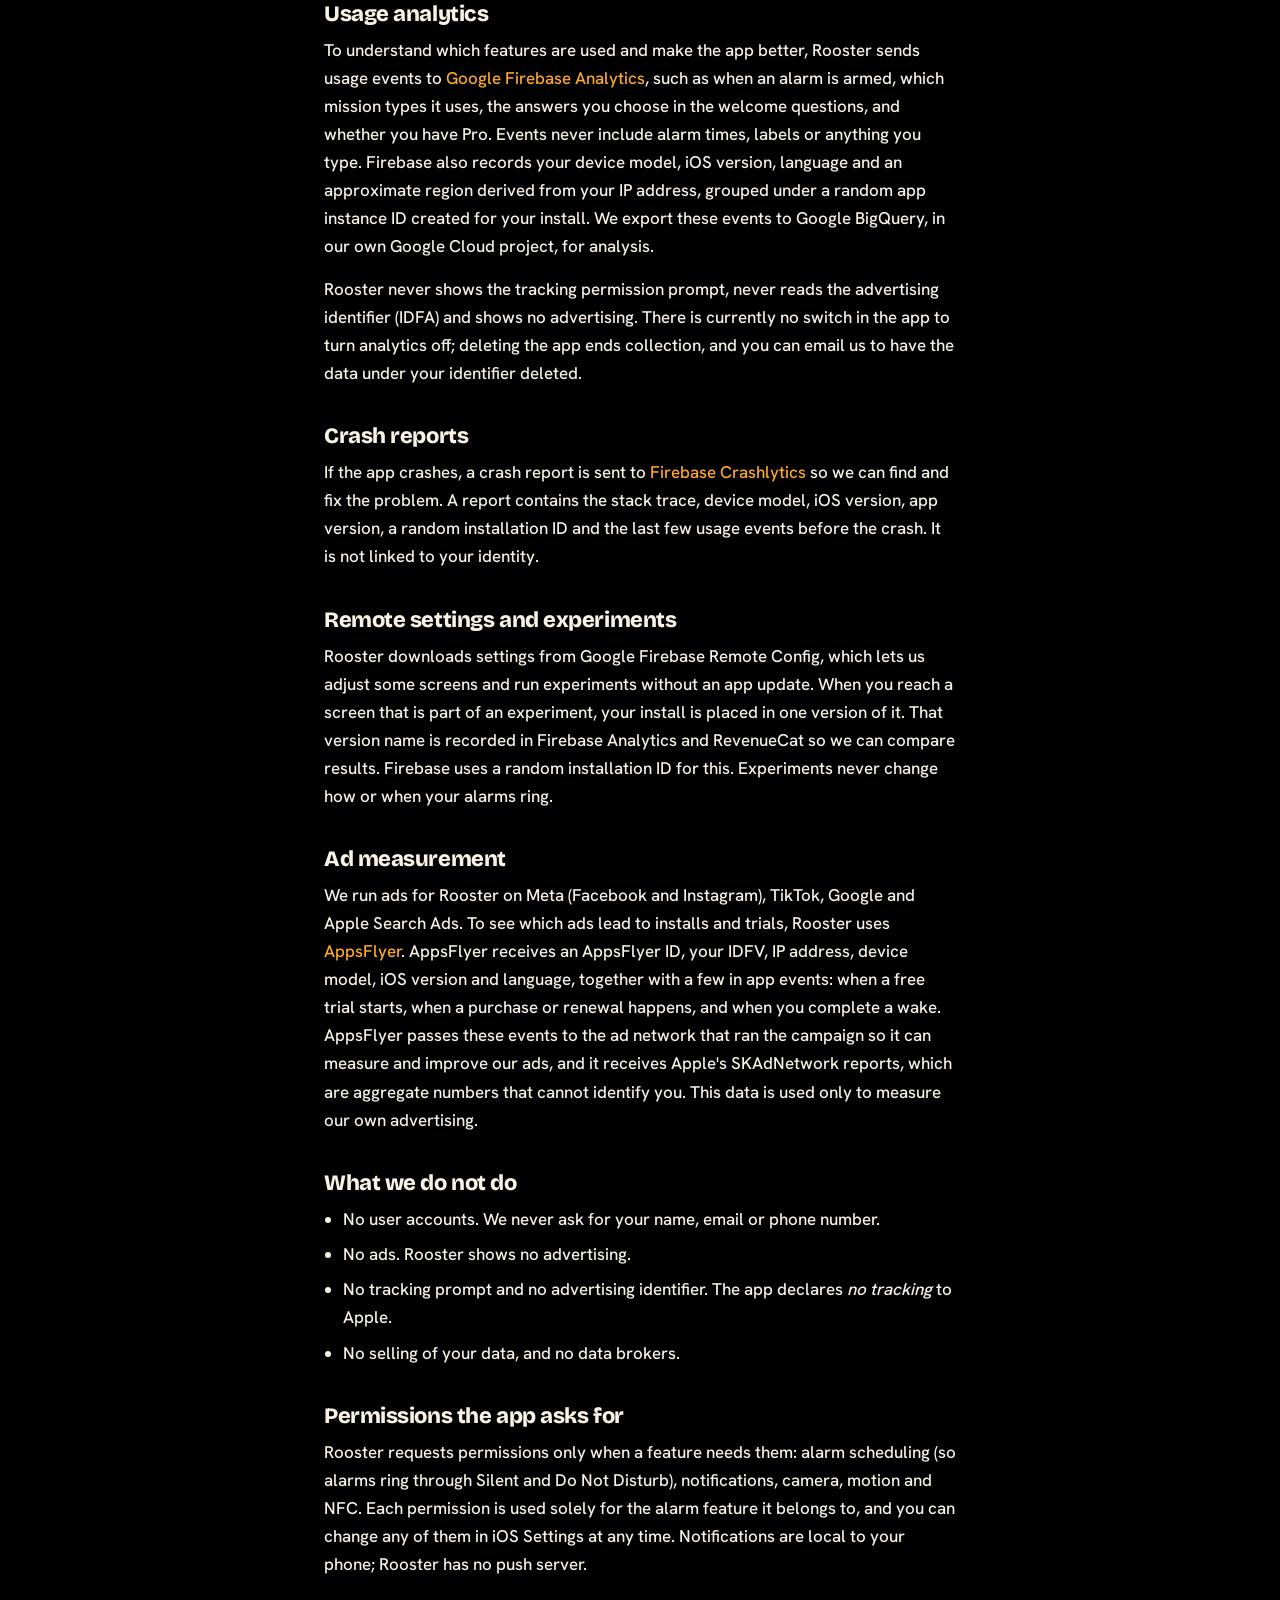
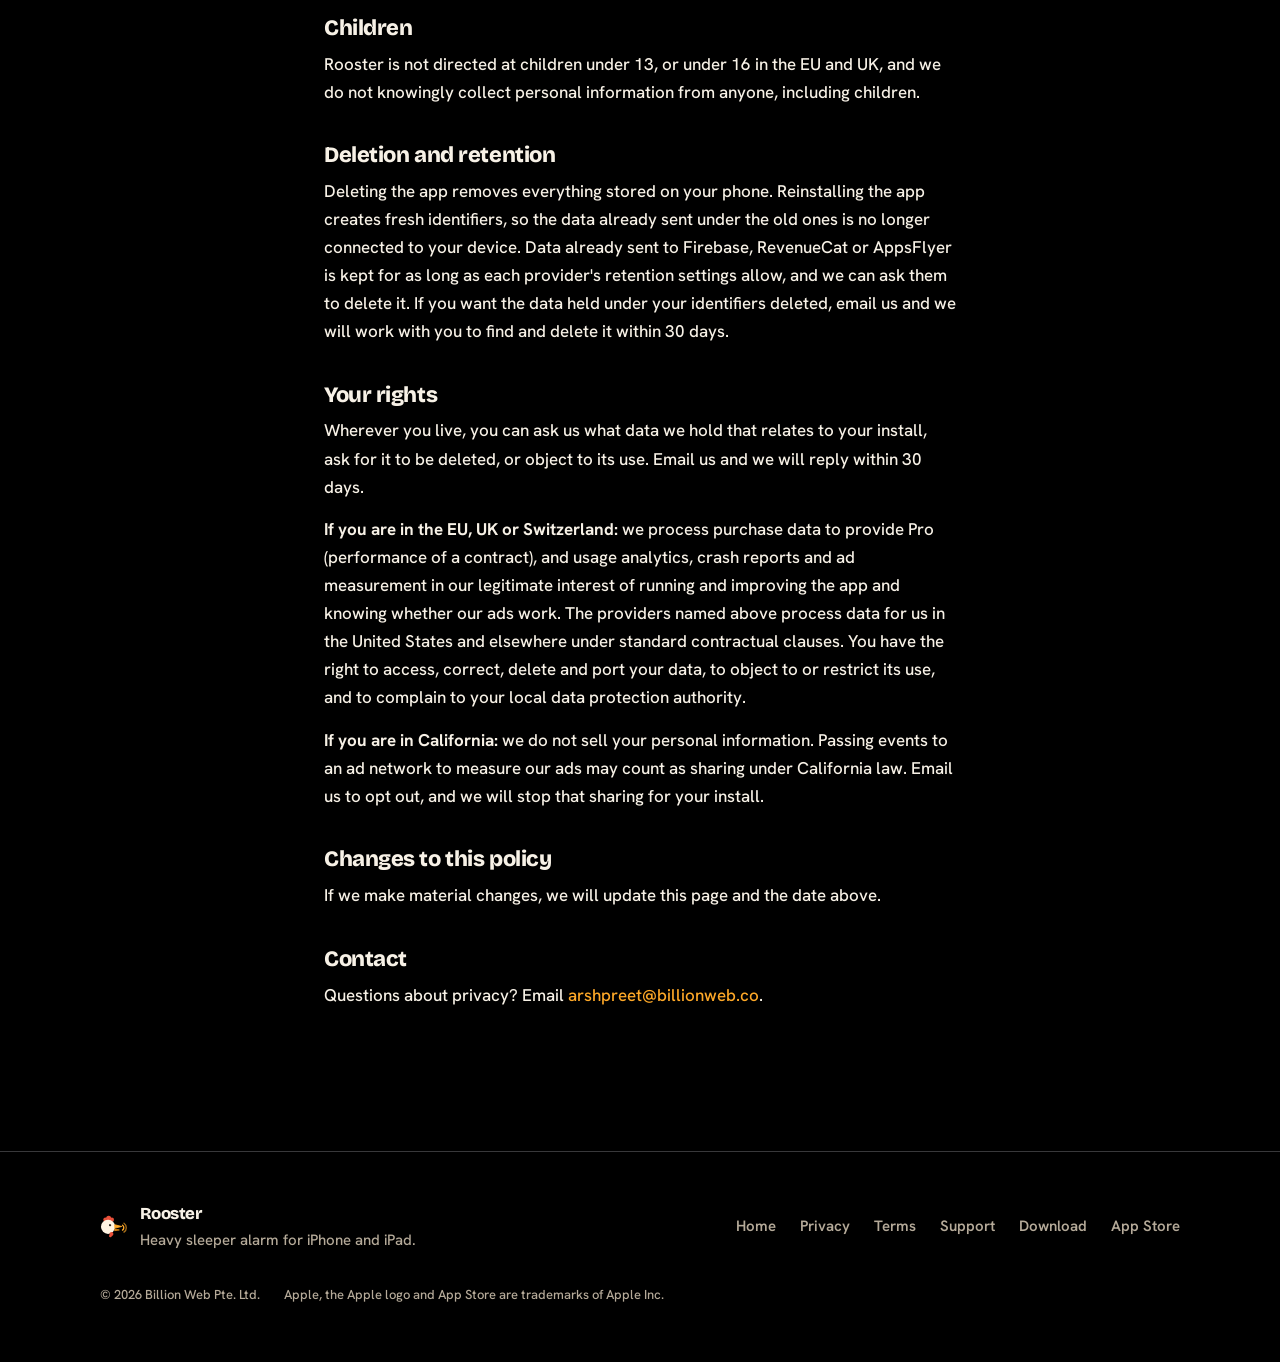
<file: privacy/index.html>
<!doctype html>
<html lang="en">
<head>
<meta charset="utf-8">
<meta name="viewport" content="width=device-width, initial-scale=1">
<title>Privacy Policy · Rooster</title>
<meta name="description" content="Privacy policy for the Rooster alarm app for iOS.">
<link rel="canonical" href="https://wakerooster.com/privacy/">
<meta name="theme-color" content="#000000">
<meta name="apple-itunes-app" content="app-id=6791535362">
<meta property="og:type" content="website">
<meta property="og:site_name" content="Rooster">
<meta property="og:title" content="Privacy Policy · Rooster">
<meta property="og:description" content="Privacy policy for the Rooster alarm app for iOS.">
<meta property="og:url" content="https://wakerooster.com/privacy/">
<meta property="og:image" content="https://wakerooster.com/assets/og.png">
<link rel="icon" type="image/svg+xml" href="../assets/favicon.svg">
<link rel="icon" type="image/png" sizes="32x32" href="../assets/favicon-32.png">
<link rel="apple-touch-icon" href="../assets/apple-touch-icon.png">
<link rel="stylesheet" href="../styles.css">
</head>
<body>
<a class="skip" href="#main">Skip to content</a>

<header class="site-head">
  <div class="wrap">
    <a class="brand" href="../">
      <img class="logo" src="../assets/logo-on-dark.svg" alt="">
      Rooster
    </a>
    <nav class="site-nav" aria-label="Site">
      <a href="../#missions">Missions</a>
      <a href="../#pro">Free and Pro</a>
      <a href="../#faq">FAQ</a>
      <a href="../support/">Support</a>
    </nav>
    <a class="btn btn-small head-cta" href="https://apps.apple.com/app/id6791535362">Get Rooster</a>
  </div>
</header>

<main id="main" class="doc">
  <h1>Privacy Policy</h1>
  <p class="updated">Last updated: October 2, 2026</p>

  <h2>Who we are</h2>
  <p>Rooster is made by Billion Web Pte. Ltd., a company registered in Singapore. We are the data controller for anything described on this page. You can reach us at <a href="mailto:arshpreet@billionweb.co">arshpreet@billionweb.co</a>.</p>
  <p>Rooster has no accounts and never asks for your name, email address or phone number. It does use random identifiers created for your install, such as an app instance ID, Apple's identifier for vendor (IDFV) and the IP address your phone connects from. Some privacy laws treat these as personal data, so this page explains each one, where it goes and how to have it deleted.</p>

  <h2>Data that stays on your device</h2>
  <p>Everything you create in Rooster is stored on your iPhone or iPad and never uploaded:</p>
  <ul>
    <li><strong>Alarms and settings:</strong> times, labels, sounds, snooze preferences, skip dates, pauses and mission configuration.</li>
    <li><strong>Camera missions:</strong> the photo, scan, item hunt, pushups and squats missions use the camera only to confirm you are up. The camera image is analyzed on your phone and is never uploaded. For the photo mission, a small copy of the reference photo you register is kept on your phone so the app can match it in the morning.</li>
    <li><strong>Motion:</strong> the steps and shake missions count your movement on your phone only.</li>
    <li><strong>Mission details:</strong> the value of a registered QR or barcode, the identifier of a registered NFC tag and any custom typing phrase are stored only on your phone.</li>
    <li><strong>Imported sounds:</strong> audio files you add as alarm sounds (a Pro feature) are stored only on your phone.</li>
    <li><strong>Your records:</strong> the reliability log of what each alarm did and the record of mornings you woke with Rooster.</li>
  </ul>
  <p>Rooster has no cloud sync. Like other app data, this can be included in the backups your iPhone makes to iCloud or to your computer. If you delete the app, this data is deleted with it.</p>

  <h2>Purchases</h2>
  <p>Rooster Pro subscriptions and purchases are processed by Apple through the App&nbsp;Store. We never see your name, email address or payment details.</p>
  <p>Rooster uses <a href="https://www.revenuecat.com/privacy/" rel="noopener">RevenueCat</a> to manage subscriptions and to show the Pro screen. RevenueCat receives your App&nbsp;Store purchase history, a random customer ID, your IDFV and IP address, Apple's privacy preserving Search&nbsp;Ads attribution token (which App&nbsp;Store ad campaign, ad group and keyword, if any, led to the install), the Firebase and AppsFlyer identifiers of your install, the language you use the app in, and the name of any test version you are in. RevenueCat passes purchase and renewal events on to Firebase Analytics and AppsFlyer so that purchases can be counted there. RevenueCat also delivers some Pro screen designs and prices, and may show different designs or prices to different people as part of a test.</p>

  <h2>Usage analytics</h2>
  <p>To understand which features are used and make the app better, Rooster sends usage events to <a href="https://firebase.google.com/support/privacy" rel="noopener">Google Firebase Analytics</a>, such as when an alarm is armed, which mission types it uses, the answers you choose in the welcome questions, and whether you have Pro. Events never include alarm times, labels or anything you type. Firebase also records your device model, iOS version, language and an approximate region derived from your IP address, grouped under a random app instance ID created for your install. We export these events to Google BigQuery, in our own Google Cloud project, for analysis.</p>
  <p>Rooster never shows the tracking permission prompt, never reads the advertising identifier (IDFA) and shows no advertising. There is currently no switch in the app to turn analytics off; deleting the app ends collection, and you can email us to have the data under your identifier deleted.</p>

  <h2>Crash reports</h2>
  <p>If the app crashes, a crash report is sent to <a href="https://firebase.google.com/support/privacy" rel="noopener">Firebase Crashlytics</a> so we can find and fix the problem. A report contains the stack trace, device model, iOS version, app version, a random installation ID and the last few usage events before the crash. It is not linked to your identity.</p>

  <h2>Remote settings and experiments</h2>
  <p>Rooster downloads settings from Google Firebase Remote Config, which lets us adjust some screens and run experiments without an app update. When you reach a screen that is part of an experiment, your install is placed in one version of it. That version name is recorded in Firebase Analytics and RevenueCat so we can compare results. Firebase uses a random installation ID for this. Experiments never change how or when your alarms ring.</p>

  <h2>Ad measurement</h2>
  <p>We run ads for Rooster on Meta (Facebook and Instagram), TikTok, Google and Apple Search Ads. To see which ads lead to installs and trials, Rooster uses <a href="https://www.appsflyer.com/legal/services-privacy-policy/" rel="noopener">AppsFlyer</a>. AppsFlyer receives an AppsFlyer ID, your IDFV, IP address, device model, iOS version and language, together with a few in app events: when a free trial starts, when a purchase or renewal happens, and when you complete a wake. AppsFlyer passes these events to the ad network that ran the campaign so it can measure and improve our ads, and it receives Apple's SKAdNetwork reports, which are aggregate numbers that cannot identify you. This data is used only to measure our own advertising.</p>

  <h2>What we do not do</h2>
  <ul>
    <li>No user accounts. We never ask for your name, email or phone number.</li>
    <li>No ads. Rooster shows no advertising.</li>
    <li>No tracking prompt and no advertising identifier. The app declares <em>no tracking</em> to Apple.</li>
    <li>No selling of your data, and no data brokers.</li>
  </ul>

  <h2>Permissions the app asks for</h2>
  <p>Rooster requests permissions only when a feature needs them: alarm scheduling (so alarms ring through Silent and Do&nbsp;Not&nbsp;Disturb), notifications, camera, motion and NFC. Each permission is used solely for the alarm feature it belongs to, and you can change any of them in iOS Settings at any time. Notifications are local to your phone; Rooster has no push server.</p>

  <h2>Children</h2>
  <p>Rooster is not directed at children under 13, or under 16 in the EU and UK, and we do not knowingly collect personal information from anyone, including children.</p>

  <h2>Deletion and retention</h2>
  <p>Deleting the app removes everything stored on your phone. Reinstalling the app creates fresh identifiers, so the data already sent under the old ones is no longer connected to your device. Data already sent to Firebase, RevenueCat or AppsFlyer is kept for as long as each provider's retention settings allow, and we can ask them to delete it. If you want the data held under your identifiers deleted, email us and we will work with you to find and delete it within 30 days.</p>

  <h2>Your rights</h2>
  <p>Wherever you live, you can ask us what data we hold that relates to your install, ask for it to be deleted, or object to its use. Email us and we will reply within 30 days.</p>
  <p><strong>If you are in the EU, UK or Switzerland:</strong> we process purchase data to provide Pro (performance of a contract), and usage analytics, crash reports and ad measurement in our legitimate interest of running and improving the app and knowing whether our ads work. The providers named above process data for us in the United States and elsewhere under standard contractual clauses. You have the right to access, correct, delete and port your data, to object to or restrict its use, and to complain to your local data protection authority.</p>
  <p><strong>If you are in California:</strong> we do not sell your personal information. Passing events to an ad network to measure our ads may count as sharing under California law. Email us to opt out, and we will stop that sharing for your install.</p>

  <h2>Changes to this policy</h2>
  <p>If we make material changes, we will update this page and the date above.</p>

  <h2>Contact</h2>
  <p>Questions about privacy? Email <a href="mailto:arshpreet@billionweb.co">arshpreet@billionweb.co</a>.</p>
</main>

<footer class="site-foot">
  <div class="wrap">
    <div class="foot-row">
      <div class="foot-brand">
        <img src="../assets/logo-on-dark.svg" alt="" width="28" height="23">
        <div>
          <span class="brand" style="font-size:1.05rem">Rooster</span>
          <p class="tagline">Heavy sleeper alarm for iPhone and iPad.</p>
        </div>
      </div>
      <nav class="foot-links" aria-label="Footer">
        <a href="../">Home</a>
        <a href="../privacy/">Privacy</a>
        <a href="../terms/">Terms</a>
        <a href="../support/">Support</a>
        <a href="../download/">Download</a>
        <a href="https://apps.apple.com/app/id6791535362">App Store</a>
      </nav>
    </div>
    <div class="foot-legal">
      <span>© 2026 Billion Web Pte. Ltd.</span>
      <span>Apple, the Apple logo and App Store are trademarks of Apple Inc.</span>
    </div>
  </div>
</footer>
</body>
</html>
</file>
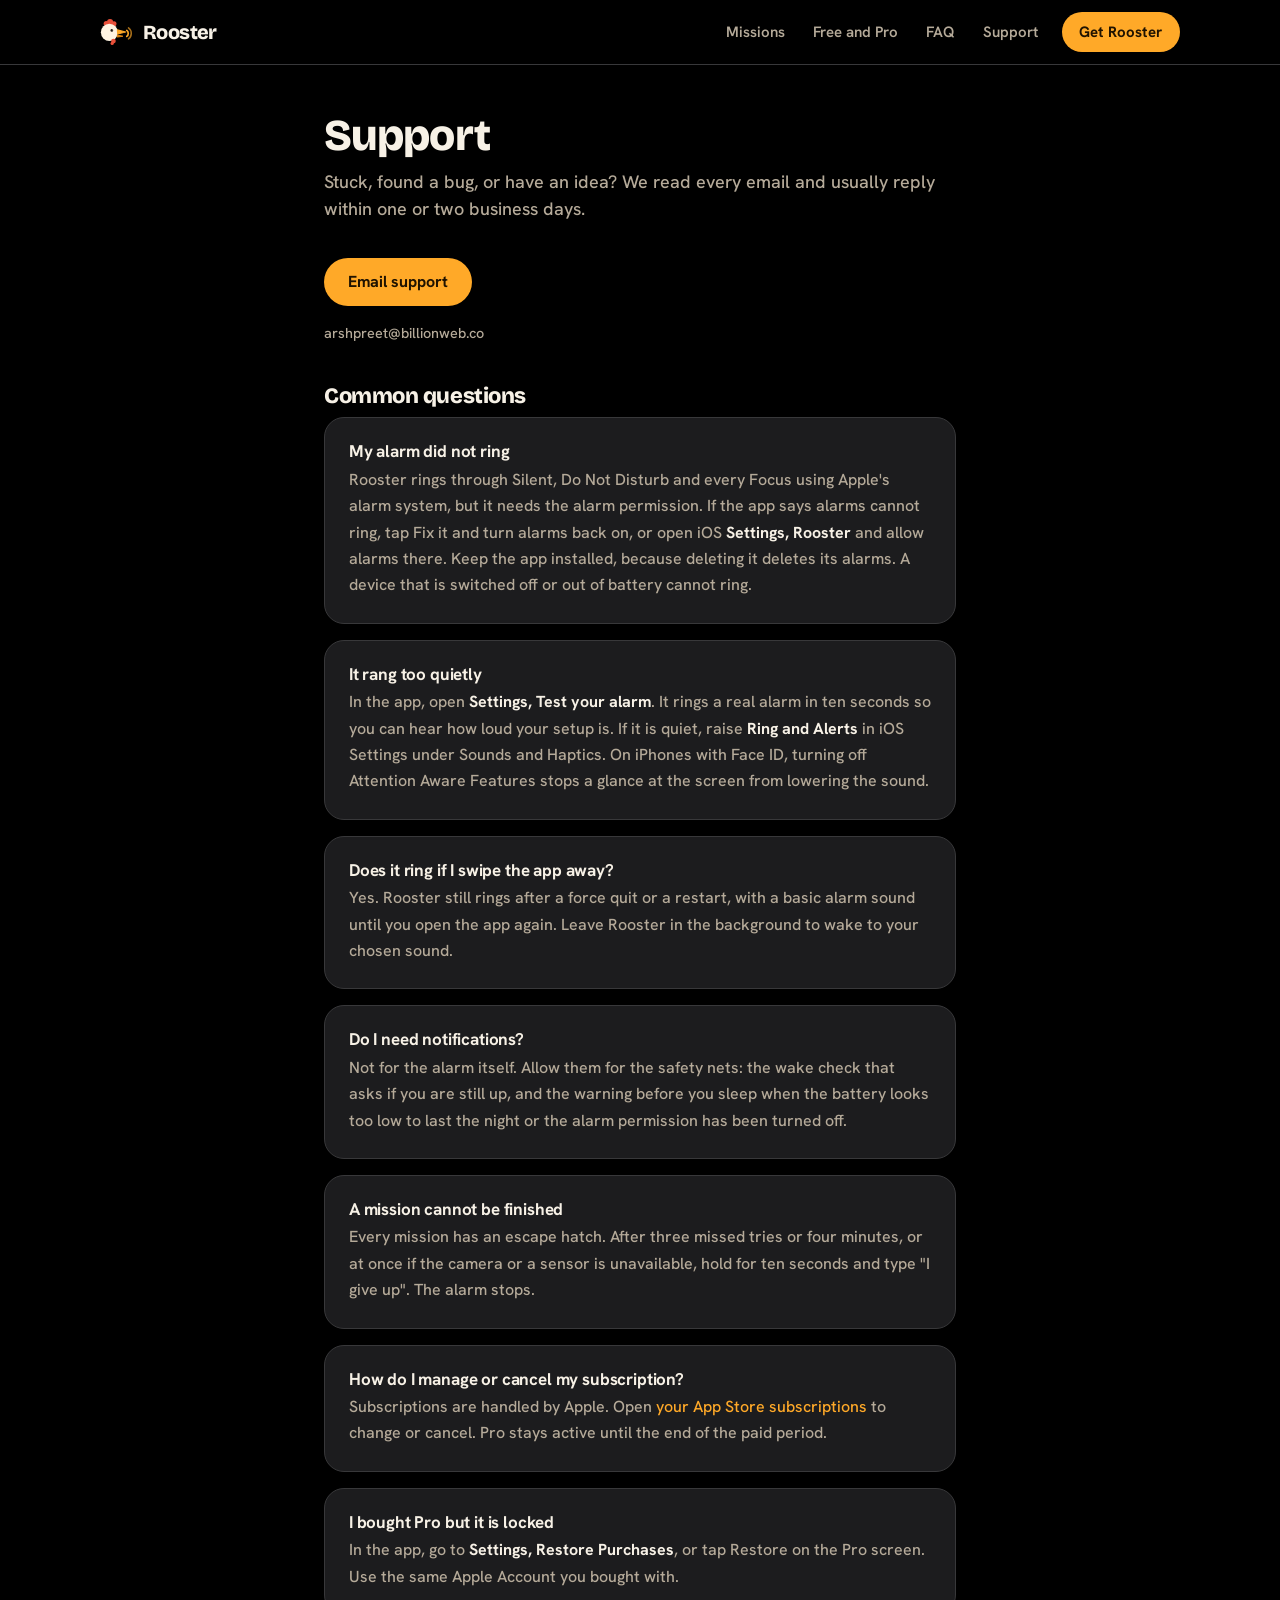
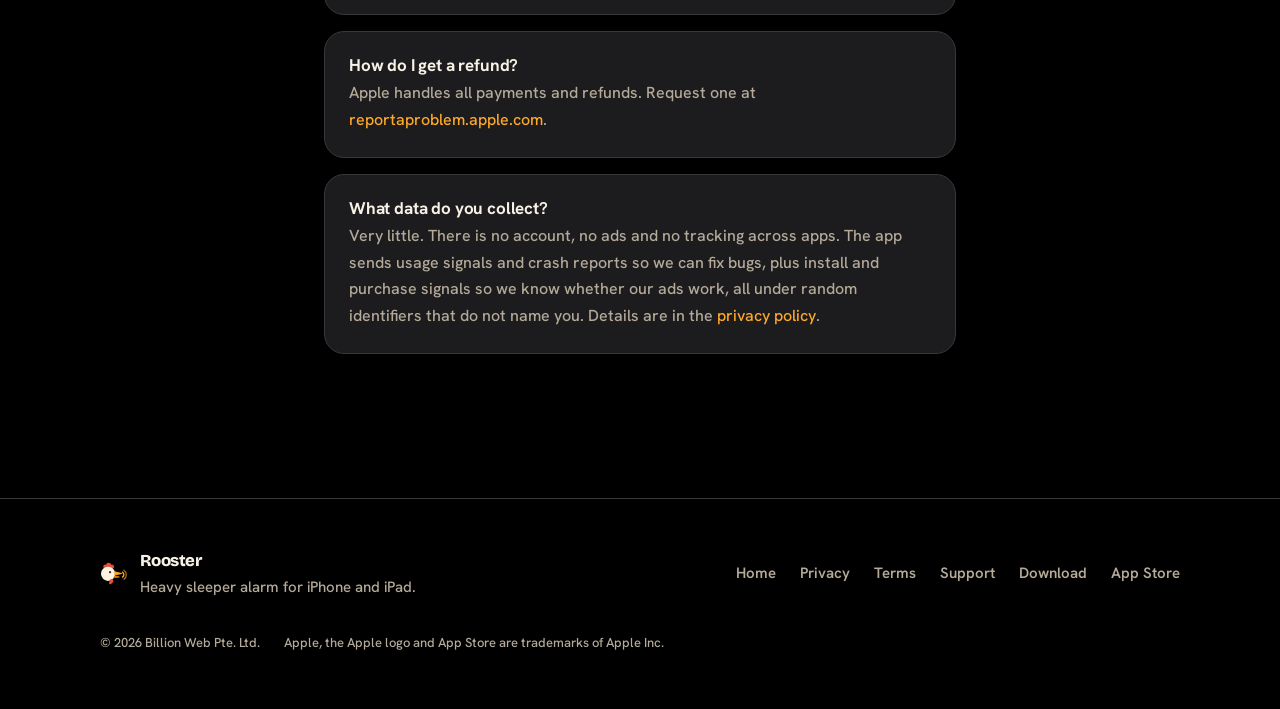
<file: support/index.html>
<!doctype html>
<html lang="en">
<head>
<meta charset="utf-8">
<meta name="viewport" content="width=device-width, initial-scale=1">
<title>Support · Rooster</title>
<meta name="description" content="Get help with the Rooster alarm app for iOS.">
<link rel="canonical" href="https://wakerooster.com/support/">
<meta name="theme-color" content="#000000">
<meta name="apple-itunes-app" content="app-id=6791535362">
<meta property="og:type" content="website">
<meta property="og:site_name" content="Rooster">
<meta property="og:title" content="Support · Rooster">
<meta property="og:description" content="Get help with the Rooster alarm app for iOS.">
<meta property="og:url" content="https://wakerooster.com/support/">
<meta property="og:image" content="https://wakerooster.com/assets/og.png">
<link rel="icon" type="image/svg+xml" href="../assets/favicon.svg">
<link rel="icon" type="image/png" sizes="32x32" href="../assets/favicon-32.png">
<link rel="apple-touch-icon" href="../assets/apple-touch-icon.png">
<link rel="stylesheet" href="../styles.css">
</head>
<body>
<a class="skip" href="#main">Skip to content</a>

<header class="site-head">
  <div class="wrap">
    <a class="brand" href="../">
      <img class="logo" src="../assets/logo-on-dark.svg" alt="">
      Rooster
    </a>
    <nav class="site-nav" aria-label="Site">
      <a href="../#missions">Missions</a>
      <a href="../#pro">Free and Pro</a>
      <a href="../#faq">FAQ</a>
      <a href="../support/">Support</a>
    </nav>
    <a class="btn btn-small head-cta" href="https://apps.apple.com/app/id6791535362">Get Rooster</a>
  </div>
</header>

<main id="main" class="doc">
  <h1>Support</h1>
  <p class="lede">Stuck, found a bug, or have an idea? We read every email and usually reply within one or two business days.</p>

  <a class="btn" href="mailto:arshpreet@billionweb.co?subject=Rooster%20support">Email support</a>
  <p class="updated">arshpreet@billionweb.co</p>

  <h2>Common questions</h2>

  <div class="card">
    <h3>My alarm did not ring</h3>
    <p>Rooster rings through Silent, Do&nbsp;Not&nbsp;Disturb and every Focus using Apple's alarm system, but it needs the alarm permission. If the app says alarms cannot ring, tap Fix it and turn alarms back on, or open iOS <strong>Settings, Rooster</strong> and allow alarms there. Keep the app installed, because deleting it deletes its alarms. A device that is switched off or out of battery cannot ring.</p>
  </div>

  <div class="card">
    <h3>It rang too quietly</h3>
    <p>In the app, open <strong>Settings, Test your alarm</strong>. It rings a real alarm in ten seconds so you can hear how loud your setup is. If it is quiet, raise <strong>Ring and Alerts</strong> in iOS Settings under Sounds and Haptics. On iPhones with Face&nbsp;ID, turning off Attention Aware Features stops a glance at the screen from lowering the sound.</p>
  </div>

  <div class="card">
    <h3>Does it ring if I swipe the app away?</h3>
    <p>Yes. Rooster still rings after a force quit or a restart, with a basic alarm sound until you open the app again. Leave Rooster in the background to wake to your chosen sound.</p>
  </div>

  <div class="card">
    <h3>Do I need notifications?</h3>
    <p>Not for the alarm itself. Allow them for the safety nets: the wake check that asks if you are still up, and the warning before you sleep when the battery looks too low to last the night or the alarm permission has been turned off.</p>
  </div>

  <div class="card">
    <h3>A mission cannot be finished</h3>
    <p>Every mission has an escape hatch. After three missed tries or four minutes, or at once if the camera or a sensor is unavailable, hold for ten seconds and type "I give up". The alarm stops.</p>
  </div>

  <div class="card">
    <h3>How do I manage or cancel my subscription?</h3>
    <p>Subscriptions are handled by Apple. Open <a href="https://apps.apple.com/account/subscriptions" rel="noopener">your App&nbsp;Store subscriptions</a> to change or cancel. Pro stays active until the end of the paid period.</p>
  </div>

  <div class="card">
    <h3>I bought Pro but it is locked</h3>
    <p>In the app, go to <strong>Settings, Restore Purchases</strong>, or tap Restore on the Pro screen. Use the same Apple&nbsp;Account you bought with.</p>
  </div>

  <div class="card">
    <h3>How do I get a refund?</h3>
    <p>Apple handles all payments and refunds. Request one at <a href="https://reportaproblem.apple.com" rel="noopener">reportaproblem.apple.com</a>.</p>
  </div>

  <div class="card">
    <h3>What data do you collect?</h3>
    <p>Very little. There is no account, no ads and no tracking across apps. The app sends usage signals and crash reports so we can fix bugs, plus install and purchase signals so we know whether our ads work, all under random identifiers that do not name you. Details are in the <a href="../privacy/">privacy policy</a>.</p>
  </div>
</main>

<footer class="site-foot">
  <div class="wrap">
    <div class="foot-row">
      <div class="foot-brand">
        <img src="../assets/logo-on-dark.svg" alt="" width="28" height="23">
        <div>
          <span class="brand" style="font-size:1.05rem">Rooster</span>
          <p class="tagline">Heavy sleeper alarm for iPhone and iPad.</p>
        </div>
      </div>
      <nav class="foot-links" aria-label="Footer">
        <a href="../">Home</a>
        <a href="../privacy/">Privacy</a>
        <a href="../terms/">Terms</a>
        <a href="../support/">Support</a>
        <a href="../download/">Download</a>
        <a href="https://apps.apple.com/app/id6791535362">App Store</a>
      </nav>
    </div>
    <div class="foot-legal">
      <span>© 2026 Billion Web Pte. Ltd.</span>
      <span>Apple, the Apple logo and App Store are trademarks of Apple Inc.</span>
    </div>
  </div>
</footer>
</body>
</html>
</file>
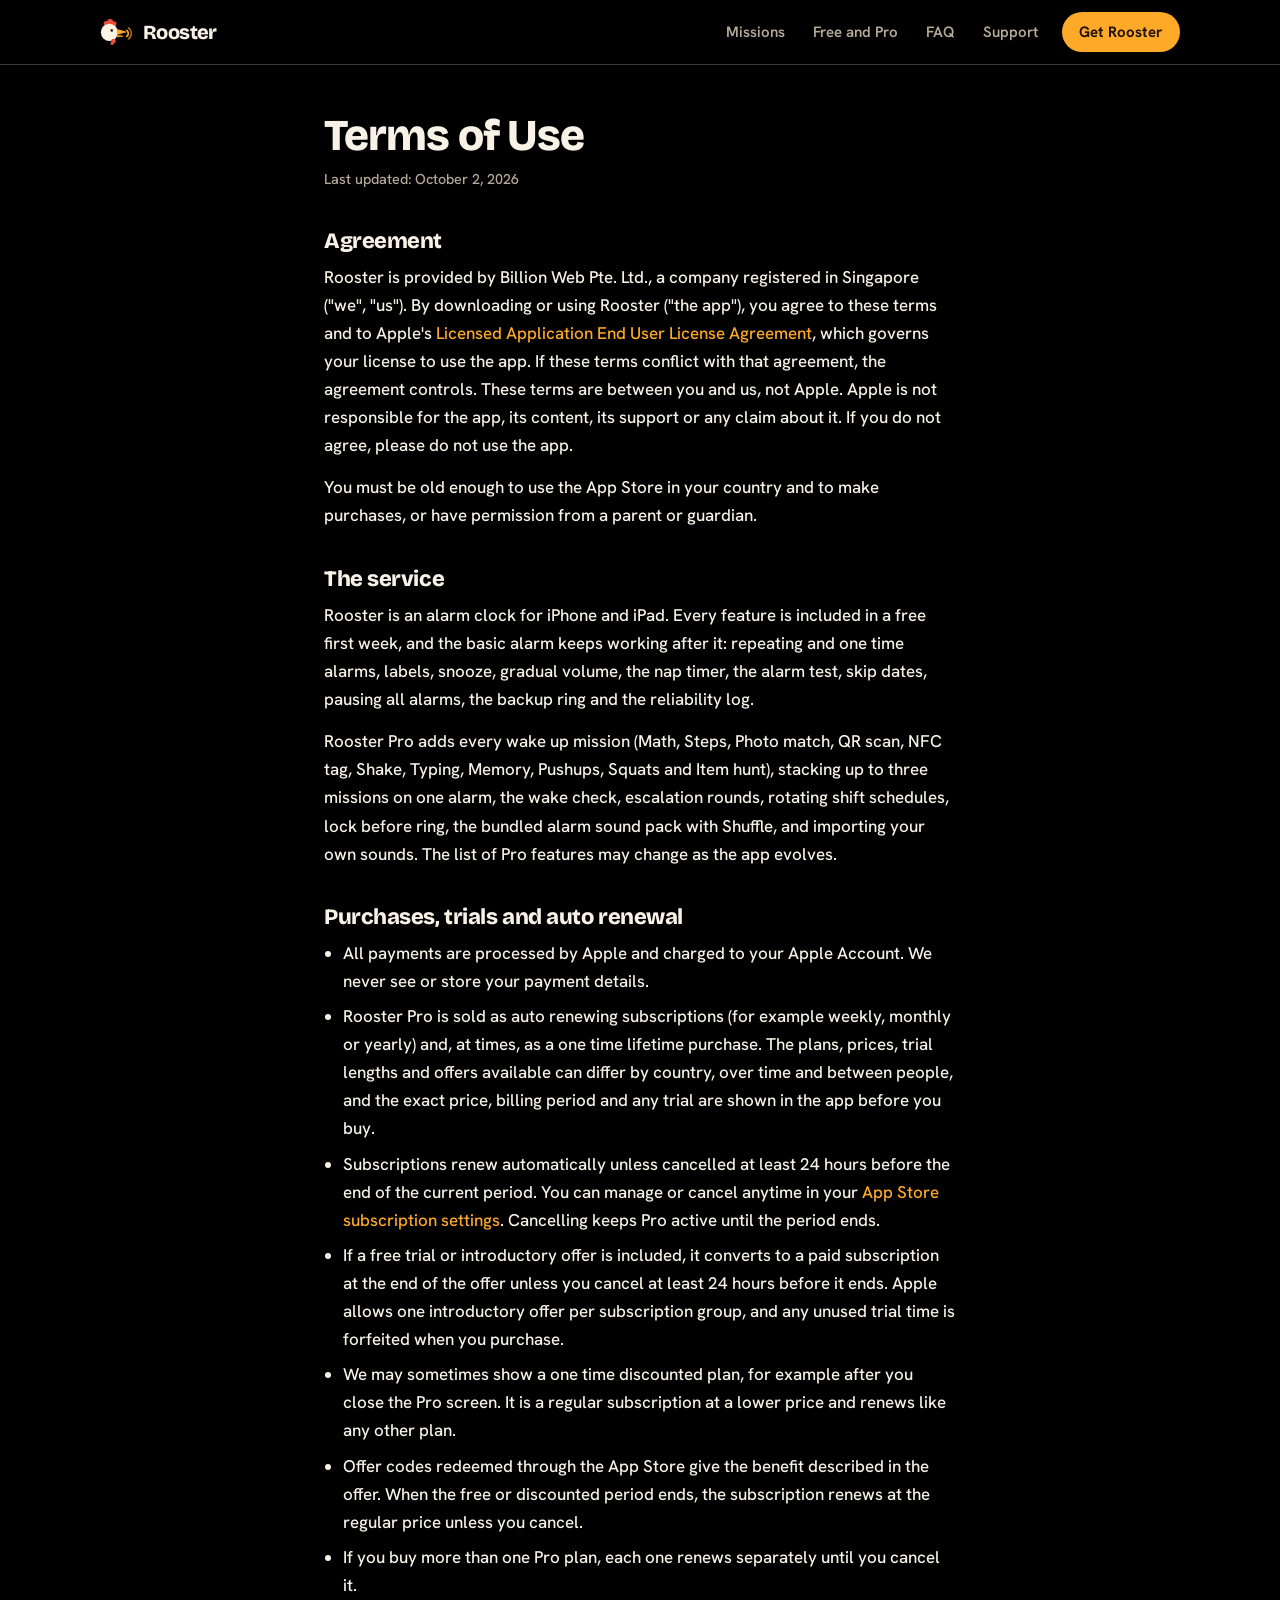
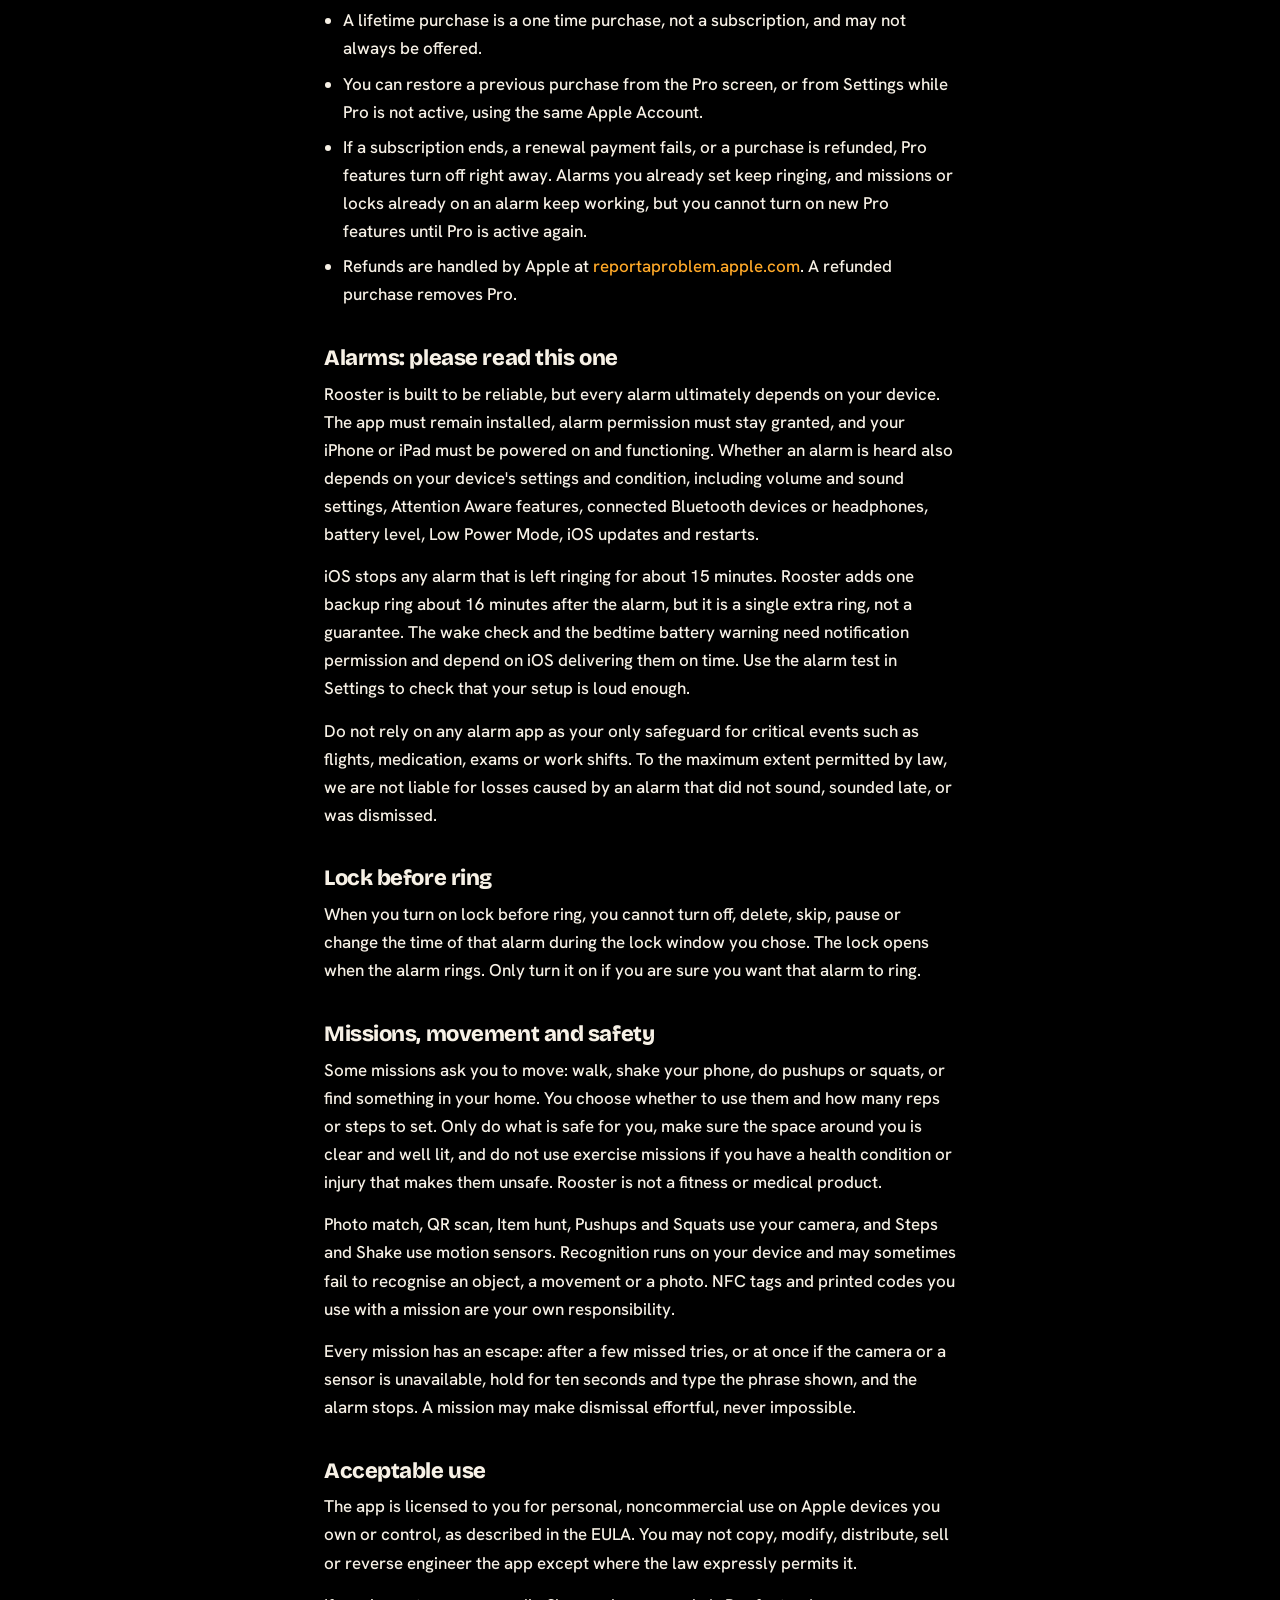
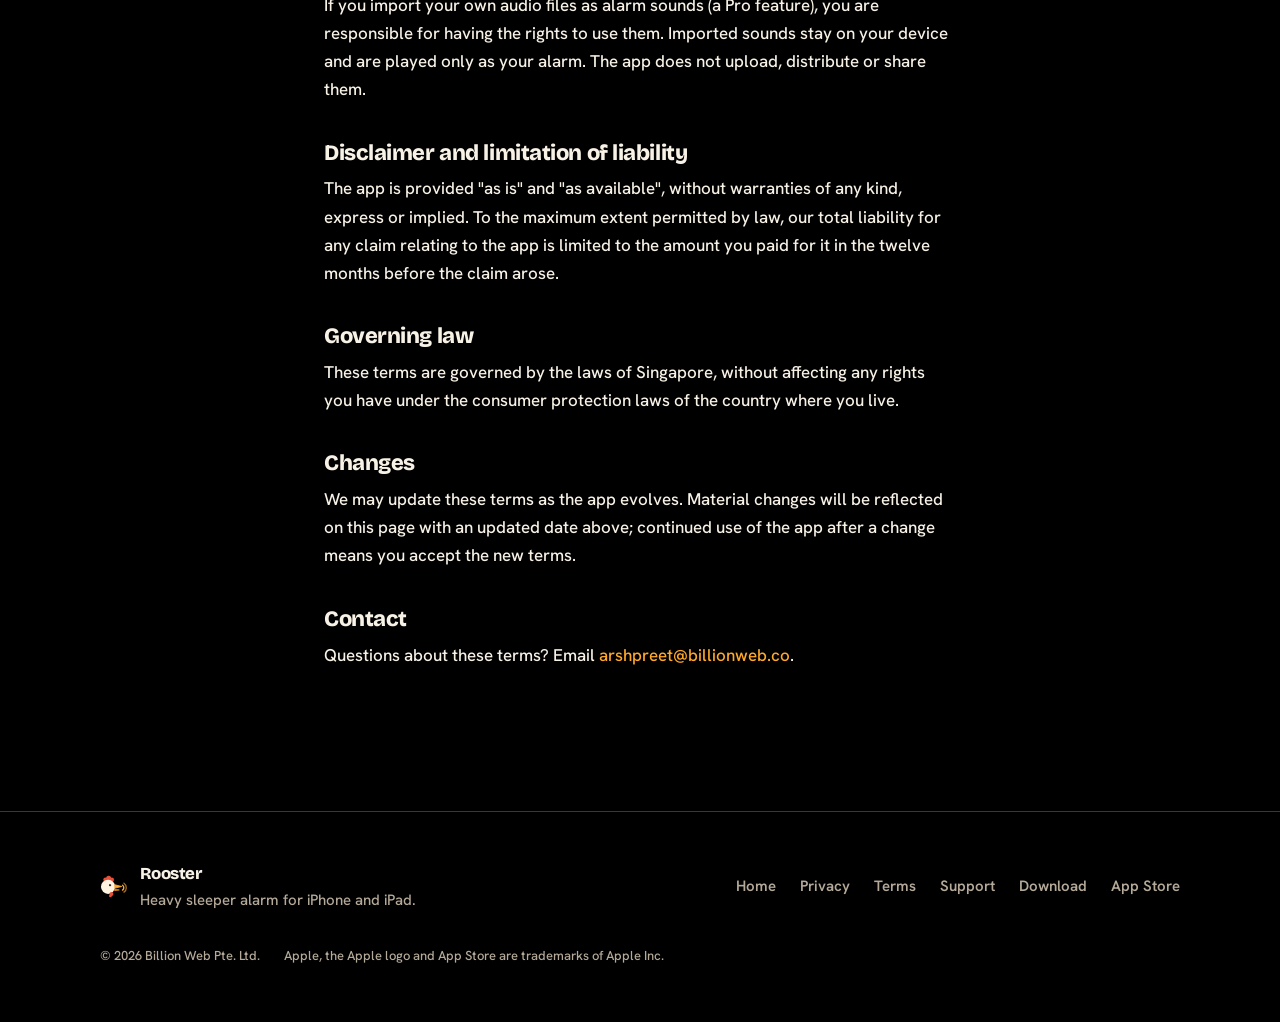
<file: terms/index.html>
<!doctype html>
<html lang="en">
<head>
<meta charset="utf-8">
<meta name="viewport" content="width=device-width, initial-scale=1">
<title>Terms of Use · Rooster</title>
<meta name="description" content="Terms of use for the Rooster alarm app for iOS.">
<link rel="canonical" href="https://wakerooster.com/terms/">
<meta name="theme-color" content="#000000">
<meta name="apple-itunes-app" content="app-id=6791535362">
<meta property="og:type" content="website">
<meta property="og:site_name" content="Rooster">
<meta property="og:title" content="Terms of Use · Rooster">
<meta property="og:description" content="Terms of use for the Rooster alarm app for iOS.">
<meta property="og:url" content="https://wakerooster.com/terms/">
<meta property="og:image" content="https://wakerooster.com/assets/og.png">
<link rel="icon" type="image/svg+xml" href="../assets/favicon.svg">
<link rel="icon" type="image/png" sizes="32x32" href="../assets/favicon-32.png">
<link rel="apple-touch-icon" href="../assets/apple-touch-icon.png">
<link rel="stylesheet" href="../styles.css">
</head>
<body>
<a class="skip" href="#main">Skip to content</a>

<header class="site-head">
  <div class="wrap">
    <a class="brand" href="../">
      <img class="logo" src="../assets/logo-on-dark.svg" alt="">
      Rooster
    </a>
    <nav class="site-nav" aria-label="Site">
      <a href="../#missions">Missions</a>
      <a href="../#pro">Free and Pro</a>
      <a href="../#faq">FAQ</a>
      <a href="../support/">Support</a>
    </nav>
    <a class="btn btn-small head-cta" href="https://apps.apple.com/app/id6791535362">Get Rooster</a>
  </div>
</header>

<main id="main" class="doc">
  <h1>Terms of Use</h1>
  <p class="updated">Last updated: October 2, 2026</p>

  <h2>Agreement</h2>
  <p>Rooster is provided by Billion Web Pte. Ltd., a company registered in Singapore ("we", "us"). By downloading or using Rooster ("the app"), you agree to these terms and to Apple's <a href="https://www.apple.com/legal/internet-services/itunes/dev/stdeula/" rel="noopener">Licensed Application End User License Agreement</a>, which governs your license to use the app. If these terms conflict with that agreement, the agreement controls. These terms are between you and us, not Apple. Apple is not responsible for the app, its content, its support or any claim about it. If you do not agree, please do not use the app.</p>
  <p>You must be old enough to use the App&nbsp;Store in your country and to make purchases, or have permission from a parent or guardian.</p>

  <h2>The service</h2>
  <p>Rooster is an alarm clock for iPhone and iPad. Every feature is included in a free first week, and the basic alarm keeps working after it: repeating and one time alarms, labels, snooze, gradual volume, the nap timer, the alarm test, skip dates, pausing all alarms, the backup ring and the reliability log.</p>
  <p>Rooster&nbsp;Pro adds every wake up mission (Math, Steps, Photo match, QR scan, NFC tag, Shake, Typing, Memory, Pushups, Squats and Item hunt), stacking up to three missions on one alarm, the wake check, escalation rounds, rotating shift schedules, lock before ring, the bundled alarm sound pack with Shuffle, and importing your own sounds. The list of Pro features may change as the app evolves.</p>

  <h2>Purchases, trials and auto renewal</h2>
  <ul>
    <li>All payments are processed by Apple and charged to your Apple&nbsp;Account. We never see or store your payment details.</li>
    <li>Rooster&nbsp;Pro is sold as auto renewing subscriptions (for example weekly, monthly or yearly) and, at times, as a one time lifetime purchase. The plans, prices, trial lengths and offers available can differ by country, over time and between people, and the exact price, billing period and any trial are shown in the app before you buy.</li>
    <li>Subscriptions renew automatically unless cancelled at least 24 hours before the end of the current period. You can manage or cancel anytime in your <a href="https://apps.apple.com/account/subscriptions" rel="noopener">App&nbsp;Store subscription settings</a>. Cancelling keeps Pro active until the period ends.</li>
    <li>If a free trial or introductory offer is included, it converts to a paid subscription at the end of the offer unless you cancel at least 24 hours before it ends. Apple allows one introductory offer per subscription group, and any unused trial time is forfeited when you purchase.</li>
    <li>We may sometimes show a one time discounted plan, for example after you close the Pro screen. It is a regular subscription at a lower price and renews like any other plan.</li>
    <li>Offer codes redeemed through the App&nbsp;Store give the benefit described in the offer. When the free or discounted period ends, the subscription renews at the regular price unless you cancel.</li>
    <li>If you buy more than one Pro plan, each one renews separately until you cancel it.</li>
    <li>A lifetime purchase is a one time purchase, not a subscription, and may not always be offered.</li>
    <li>You can restore a previous purchase from the Pro screen, or from Settings while Pro is not active, using the same Apple&nbsp;Account.</li>
    <li>If a subscription ends, a renewal payment fails, or a purchase is refunded, Pro features turn off right away. Alarms you already set keep ringing, and missions or locks already on an alarm keep working, but you cannot turn on new Pro features until Pro is active again.</li>
    <li>Refunds are handled by Apple at <a href="https://reportaproblem.apple.com" rel="noopener">reportaproblem.apple.com</a>. A refunded purchase removes Pro.</li>
  </ul>

  <h2>Alarms: please read this one</h2>
  <p>Rooster is built to be reliable, but every alarm ultimately depends on your device. The app must remain installed, alarm permission must stay granted, and your iPhone or iPad must be powered on and functioning. Whether an alarm is heard also depends on your device's settings and condition, including volume and sound settings, Attention Aware features, connected Bluetooth devices or headphones, battery level, Low Power Mode, iOS updates and restarts.</p>
  <p>iOS stops any alarm that is left ringing for about 15 minutes. Rooster adds one backup ring about 16 minutes after the alarm, but it is a single extra ring, not a guarantee. The wake check and the bedtime battery warning need notification permission and depend on iOS delivering them on time. Use the alarm test in Settings to check that your setup is loud enough.</p>
  <p>Do not rely on any alarm app as your only safeguard for critical events such as flights, medication, exams or work shifts. To the maximum extent permitted by law, we are not liable for losses caused by an alarm that did not sound, sounded late, or was dismissed.</p>

  <h2>Lock before ring</h2>
  <p>When you turn on lock before ring, you cannot turn off, delete, skip, pause or change the time of that alarm during the lock window you chose. The lock opens when the alarm rings. Only turn it on if you are sure you want that alarm to ring.</p>

  <h2>Missions, movement and safety</h2>
  <p>Some missions ask you to move: walk, shake your phone, do pushups or squats, or find something in your home. You choose whether to use them and how many reps or steps to set. Only do what is safe for you, make sure the space around you is clear and well lit, and do not use exercise missions if you have a health condition or injury that makes them unsafe. Rooster is not a fitness or medical product.</p>
  <p>Photo match, QR scan, Item hunt, Pushups and Squats use your camera, and Steps and Shake use motion sensors. Recognition runs on your device and may sometimes fail to recognise an object, a movement or a photo. NFC tags and printed codes you use with a mission are your own responsibility.</p>
  <p>Every mission has an escape: after a few missed tries, or at once if the camera or a sensor is unavailable, hold for ten seconds and type the phrase shown, and the alarm stops. A mission may make dismissal effortful, never impossible.</p>

  <h2>Acceptable use</h2>
  <p>The app is licensed to you for personal, noncommercial use on Apple devices you own or control, as described in the EULA. You may not copy, modify, distribute, sell or reverse engineer the app except where the law expressly permits it.</p>
  <p>If you import your own audio files as alarm sounds (a Pro feature), you are responsible for having the rights to use them. Imported sounds stay on your device and are played only as your alarm. The app does not upload, distribute or share them.</p>

  <h2>Disclaimer and limitation of liability</h2>
  <p>The app is provided "as is" and "as available", without warranties of any kind, express or implied. To the maximum extent permitted by law, our total liability for any claim relating to the app is limited to the amount you paid for it in the twelve months before the claim arose.</p>

  <h2>Governing law</h2>
  <p>These terms are governed by the laws of Singapore, without affecting any rights you have under the consumer protection laws of the country where you live.</p>

  <h2>Changes</h2>
  <p>We may update these terms as the app evolves. Material changes will be reflected on this page with an updated date above; continued use of the app after a change means you accept the new terms.</p>

  <h2>Contact</h2>
  <p>Questions about these terms? Email <a href="mailto:arshpreet@billionweb.co">arshpreet@billionweb.co</a>.</p>
</main>

<footer class="site-foot">
  <div class="wrap">
    <div class="foot-row">
      <div class="foot-brand">
        <img src="../assets/logo-on-dark.svg" alt="" width="28" height="23">
        <div>
          <span class="brand" style="font-size:1.05rem">Rooster</span>
          <p class="tagline">Heavy sleeper alarm for iPhone and iPad.</p>
        </div>
      </div>
      <nav class="foot-links" aria-label="Footer">
        <a href="../">Home</a>
        <a href="../privacy/">Privacy</a>
        <a href="../terms/">Terms</a>
        <a href="../support/">Support</a>
        <a href="../download/">Download</a>
        <a href="https://apps.apple.com/app/id6791535362">App Store</a>
      </nav>
    </div>
    <div class="foot-legal">
      <span>© 2026 Billion Web Pte. Ltd.</span>
      <span>Apple, the Apple logo and App Store are trademarks of Apple Inc.</span>
    </div>
  </div>
</footer>
</body>
</html>
</file>
<file: styles.css>
/* Rooster — wakerooster.com
   Fixed dark theme ("pre-dawn"). Tokens mirror the app's tokens.json.
   The Daybreak gradient appears only on the hero stage, the final CTA band
   and the OG image — never behind body copy. Zero JavaScript. */

:root {
  --bg: #000000;
  --surface: #1c1c1e;
  --raised: #2c2c2e;
  --hairline: #38383a;
  --text: #f7f1e6;
  --dim: #b5aa99;
  --primary: #ffa928;
  --primary-deep: #e88c12;
  --on-primary: #201300;
  --snooze: #98a1d9;
  --cream: #fff4e2;
  --ink: #241e15;
  --success: #63c174;
  --daybreak:
    radial-gradient(55% 55% at 22% 12%, rgba(255, 194, 77, 0.5), transparent 55%),
    linear-gradient(135deg, #f98d0b 0%, #e93d5e 100%);
  --ease: cubic-bezier(0.2, 0.8, 0.2, 1);
  --r-card: 20px;
  --r-sheet: 28px;
  color-scheme: dark;
}

@font-face {
  font-family: "Bricolage Grotesque";
  src: url("fonts/BricolageGrotesque-Variable.woff2") format("woff2");
  font-weight: 200 800;
  font-display: swap;
}
@font-face {
  font-family: "Hanken Grotesk";
  src: url("fonts/HankenGrotesk-Variable.woff2") format("woff2");
  font-weight: 100 900;
  font-display: swap;
}

* { margin: 0; padding: 0; box-sizing: border-box; }

html {
  -webkit-text-size-adjust: 100%;
  text-size-adjust: 100%;
}
@media (prefers-reduced-motion: no-preference) {
  html { scroll-behavior: smooth; }
}

body {
  font-family: "Hanken Grotesk", -apple-system, BlinkMacSystemFont, "Segoe UI", sans-serif;
  font-weight: 500;
  font-size: 1.0625rem;
  line-height: 1.65;
  background: var(--bg);
  color: var(--text);
  -webkit-font-smoothing: antialiased;
}

::selection { background: var(--primary); color: var(--on-primary); }

img, svg { display: block; max-width: 100%; }

a { color: var(--primary); text-decoration: none; }
a:hover { text-decoration: underline; }

:focus-visible {
  outline: 2px solid var(--primary);
  outline-offset: 3px;
  border-radius: 4px;
}

h1, h2, h3 {
  font-family: "Bricolage Grotesque", "Hanken Grotesk", sans-serif;
  font-weight: 800;
  line-height: 1.06;
  letter-spacing: -0.02em;
  text-wrap: balance;
}

.skip {
  position: absolute;
  left: -9999px;
  background: var(--primary);
  color: var(--on-primary);
  padding: 0.6rem 1rem;
  border-radius: 999px;
  z-index: 60;
}
.skip:focus { left: 20px; top: 14px; }

/* ---------- layout primitives ---------- */

.wrap { width: min(100% - 40px, 1080px); margin-inline: auto; }
.measure { max-width: 640px; margin-inline: auto; }

.band { padding-block: clamp(5.5rem, 10vw, 8rem); }
.band-head { text-align: center; margin-bottom: clamp(2.5rem, 5vw, 4rem); }

.eyebrow {
  display: block;
  font-size: 0.8125rem;
  font-weight: 600;
  letter-spacing: 0.06em;
  text-transform: uppercase;
  color: var(--primary);
  margin-bottom: 1rem;
}

h2 { font-size: clamp(2rem, 4.5vw, 3.25rem); margin-bottom: 1rem; }

.lede {
  font-size: 1.25rem;
  line-height: 1.5;
  color: var(--dim);
  text-wrap: pretty;
}
.lede strong, .lede b { color: var(--text); font-weight: 600; }

/* ---------- header ---------- */

.site-head {
  position: sticky;
  top: 0;
  z-index: 50;
  background: rgba(0, 0, 0, 0.65);
  -webkit-backdrop-filter: blur(12px);
  backdrop-filter: blur(12px);
  border-bottom: 1px solid var(--hairline);
}
.site-head .wrap {
  display: flex;
  align-items: center;
  gap: 1.5rem;
  min-height: 64px;
}
.brand {
  display: flex;
  align-items: center;
  gap: 0.6rem;
  color: var(--text);
  font-family: "Bricolage Grotesque", sans-serif;
  font-weight: 800;
  font-size: 1.25rem;
  letter-spacing: -0.03em;
}
.brand:hover { text-decoration: none; }
.brand .logo { height: 28px; width: auto; }

.site-nav {
  display: none;
  margin-left: auto;
  gap: 1.75rem;
  font-size: 0.9375rem;
  font-weight: 600;
}
.site-nav a { color: var(--dim); transition: color 200ms var(--ease); }
.site-nav a:hover { color: var(--text); text-decoration: none; }

.head-cta { margin-left: auto; }
@media (min-width: 720px) {
  .site-nav { display: flex; }
  .head-cta { margin-left: 0; }
}

/* ---------- buttons & pills ---------- */

.btn {
  display: inline-flex;
  align-items: center;
  justify-content: center;
  min-height: 48px;
  padding: 0.7rem 1.5rem;
  border-radius: 999px;
  background: var(--primary);
  color: var(--on-primary);
  font-weight: 700;
  font-size: 1rem;
  transition: background 200ms var(--ease), transform 120ms var(--ease);
}
.btn:hover { background: var(--primary-deep); text-decoration: none; }
.btn:active { transform: scale(0.98); }

.btn-small { min-height: 40px; padding: 0.4rem 1.1rem; font-size: 0.9375rem; }

.btn-ghost {
  background: transparent;
  border: 1px solid var(--hairline);
  color: var(--text);
}
.btn-ghost:hover { background: var(--surface); border-color: var(--dim); }

.chip {
  display: inline-flex;
  align-items: center;
  gap: 0.5rem;
  padding: 0.35rem 0.9rem;
  border: 1px solid var(--hairline);
  border-radius: 999px;
  background: var(--surface);
  font-size: 0.875rem;
  font-weight: 600;
  color: var(--dim);
}

/* ---------- cards ---------- */

.card {
  background: var(--surface);
  border: 1px solid var(--hairline);
  border-radius: var(--r-card);
  padding: 1.5rem 1.5rem;
  transition: background 200ms var(--ease), border-color 200ms var(--ease);
}
.card:hover { background: var(--raised); border-color: #4a4a4d; }
.card h3 { font-size: 1.25rem; margin-bottom: 0.5rem; letter-spacing: -0.01em; }
.card p { color: var(--dim); font-size: 1rem; }
.card p:last-child { margin-bottom: 0; }

/* ---------- hero ---------- */

.hero {
  text-align: center;
  padding-top: clamp(4.5rem, 9vw, 7rem);
}
.hero h1 {
  font-size: clamp(2.75rem, 7vw, 5.5rem);
  margin-bottom: 1.25rem;
}
.hero .lede { max-width: 620px; margin-inline: auto; }

.cta-row {
  display: flex;
  flex-direction: column;
  align-items: center;
  gap: 1.1rem;
  margin-top: 2.25rem;
}
.badge-link { display: inline-block; border-radius: 8px; }
.badge-link img { height: 54px; width: auto; }
.cta-alt { font-weight: 600; }
.microcopy { font-size: 0.8125rem; color: var(--dim); margin-top: 1rem; }

.qr-side {
  display: none;
  align-items: center;
  gap: 0.9rem;
  text-align: left;
}
.qr-side .qr-box {
  background: var(--cream);
  border-radius: 14px;
  padding: 9px;
  width: 92px;
  height: 92px;
}
.qr-side svg, .qr-side .qr-box > * { width: 100%; height: 100%; }
.qr-side p {
  font-size: 0.8125rem;
  color: var(--dim);
  max-width: 8.5rem;
  line-height: 1.4;
}
@media (min-width: 720px) {
  .cta-row { flex-direction: row; justify-content: center; gap: 2rem; }
  .qr-side { display: flex; }
}

.hero-stage {
  position: relative;
  margin-top: clamp(2.5rem, 5vw, 4rem);
  background: var(--daybreak);
  border-radius: var(--r-sheet);
  max-height: clamp(320px, 46vw, 540px);
  overflow: hidden;
  display: flex;
  justify-content: center;
  align-items: flex-start;
  padding-top: clamp(2.25rem, 5vw, 3.75rem);
}

.device {
  width: clamp(240px, 64vw, 340px);
  aspect-ratio: 1320 / 2868;
  border: 10px solid var(--cream);
  border-radius: 56px;
  overflow: hidden;
  background: #000;
  flex-shrink: 0;
}
.hero-stage .device { box-shadow: 0 8px 24px rgba(36, 30, 21, 0.12); }
.device img { width: 100%; height: auto; }

.arcs {
  position: absolute;
  top: 18%;
  left: calc(50% + clamp(130px, 34vw, 190px));
  width: clamp(90px, 12vw, 150px);
  color: var(--cream);
}
.arcs path {
  fill: none;
  stroke: currentColor;
  stroke-linecap: round;
}
@media (prefers-reduced-motion: no-preference) {
  .arcs path {
    animation: crow 2.8s var(--ease) infinite;
    transform-origin: left center;
  }
  .arcs path:last-child { animation-delay: 120ms; }
  @keyframes crow {
    0% { opacity: 0.35; transform: scale(0.96); }
    45% { opacity: 1; transform: scale(1); }
    100% { opacity: 0.35; transform: scale(0.96); }
  }
}

/* ---------- engine ---------- */

.grid-3 { display: grid; gap: 1rem; }
@media (min-width: 720px) { .grid-3 { grid-template-columns: repeat(3, 1fr); } }

.glyph {
  width: 44px;
  height: 44px;
  color: var(--primary);
  margin-bottom: 1rem;
}
.glyph path, .glyph circle, .glyph line, .glyph rect {
  fill: none;
  stroke: currentColor;
  stroke-width: 2.5;
  stroke-linecap: round;
  stroke-linejoin: round;
}

.engine-chip { display: flex; justify-content: center; margin-top: 2.5rem; }

/* ---------- missions ---------- */

.missions-layout {
  display: grid;
  gap: 2.5rem;
  align-items: center;
  justify-items: center;
}
@media (min-width: 720px) {
  .missions-layout { grid-template-columns: 2fr 3fr; }
}

.tile-grid { display: grid; grid-template-columns: repeat(2, 1fr); gap: 1rem; width: 100%; }
.tile { padding: 1.25rem; }
.tile .glyph { width: 34px; height: 34px; margin-bottom: 0.75rem; }
.tile h3 { font-size: 1.0625rem; font-family: "Hanken Grotesk", sans-serif; font-weight: 700; }
.tile p { font-size: 0.9375rem; }

.escape-card {
  margin-top: 2.5rem;
  border-left: 3px solid var(--primary);
  border-top-left-radius: 6px;
  border-bottom-left-radius: 6px;
}
.escape-card h3 { font-size: 1.375rem; }

/* ---------- system grid ---------- */

.grid-2 { display: grid; gap: 1rem; }
@media (min-width: 720px) { .grid-2 { grid-template-columns: repeat(2, 1fr); } }

.pro-pill {
  display: inline-block;
  background: var(--cream);
  color: var(--ink);
  font-size: 0.75rem;
  font-weight: 700;
  letter-spacing: 0.06em;
  text-transform: uppercase;
  padding: 0.2rem 0.7rem;
  border-radius: 999px;
  margin-left: 0.6rem;
  vertical-align: 0.15em;
}

/* ---------- snooze band ---------- */

.snooze-demo {
  max-width: 560px;
  margin: 2.5rem auto 0;
  padding: 1.75rem 1.5rem;
}
.snooze-demo .row {
  display: flex;
  justify-content: space-between;
  align-items: center;
  gap: 1rem;
  flex-wrap: wrap;
}
.pill-snooze {
  border: 1.5px solid var(--snooze);
  color: var(--snooze);
  border-radius: 999px;
  padding: 0.6rem 1.4rem;
  font-weight: 700;
  font-size: 0.9375rem;
}
.pill-stop {
  background: var(--primary);
  color: var(--on-primary);
  border-radius: 999px;
  padding: 0.6rem 1.4rem;
  font-weight: 700;
  font-size: 0.9375rem;
}
.snooze-note {
  margin-top: 1.25rem;
  text-align: center;
  font-size: 0.875rem;
  color: var(--snooze);
}

/* ---------- reliability log ---------- */

.log-card {
  max-width: 480px;
  margin-inline: auto;
  padding: 0.5rem 1.5rem;
}
.log-row { padding: 1.1rem 0; border-bottom: 1px solid var(--hairline); }
.log-row:last-child { border-bottom: 0; }
.log-row .what { font-weight: 700; color: var(--text); }
.log-row .when { font-size: 0.875rem; color: var(--dim); margin-top: 0.15rem; }
.log-row .what .ok { color: var(--success); }

/* ---------- privacy band ---------- */

.chip-row {
  display: flex;
  justify-content: center;
  flex-wrap: wrap;
  gap: 0.75rem;
  margin-bottom: 1.75rem;
}

/* ---------- pricing ---------- */

.plans {
  display: grid;
  gap: 1.25rem;
  align-items: stretch;
  margin-inline: auto;
}
.plan-free { order: 2; }
.plan-pro-wrap { order: 0; }
.plan-life { order: 1; }
@media (min-width: 720px) {
  .plans { grid-template-columns: 1fr 1.2fr; max-width: 820px; }
  .plan-free { order: 0; }
  .plan-pro-wrap { order: 1; }
  .plan-life { order: 2; }
}
.plan .btn { width: 100%; }

.plan { height: 100%; padding: 2rem 1.75rem; display: flex; flex-direction: column; }
.plan:hover { background: var(--surface); }
.plan .plan-name {
  font-family: "Bricolage Grotesque", sans-serif;
  font-weight: 800;
  font-size: 1.5rem;
}
.plan .plan-sub { color: var(--dim); margin-bottom: 1.25rem; }
.plan .price {
  font-family: "Bricolage Grotesque", sans-serif;
  font-weight: 800;
  font-size: 2.25rem;
  letter-spacing: -0.02em;
  line-height: 1.1;
}
.plan .price-alt { color: var(--dim); font-size: 1rem; margin-top: 0.35rem; }
.plan .trial { color: var(--primary); font-weight: 600; font-size: 0.9375rem; margin-top: 0.5rem; }

.plan ul { list-style: none; margin: 1.5rem 0; flex-grow: 1; }
.plan li {
  padding-left: 1.6rem;
  position: relative;
  margin-bottom: 0.7rem;
  font-size: 0.9875rem;
  color: var(--text);
}
.plan li::before {
  content: "";
  position: absolute;
  left: 0;
  top: 0.42em;
  width: 0.55em;
  height: 0.3em;
  border-left: 2.5px solid var(--primary);
  border-bottom: 2.5px solid var(--primary);
  transform: rotate(-45deg);
}
.plan-free li::before { border-color: var(--dim); }

.plan-pro-wrap {
  background: linear-gradient(135deg, #f98d0b, #e93d5e);
  border-radius: calc(var(--r-card) + 1px);
  padding: 1px;
}
.plan-pro { background: var(--bg); border: 0; }
.plan-pro:hover { background: #0a0806; }

.price-line { text-align: center; margin-top: 2.25rem; font-weight: 700; font-size: 1.125rem; }
.price-note { text-align: center; color: var(--dim); font-size: 0.875rem; margin-top: 0.6rem; }

/* ---------- FAQ ---------- */

.faq { max-width: 640px; margin-inline: auto; }
.faq details { border-top: 1px solid var(--hairline); }
.faq details:last-child { border-bottom: 1px solid var(--hairline); }
.faq summary {
  cursor: pointer;
  list-style: none;
  display: flex;
  justify-content: space-between;
  align-items: center;
  gap: 1rem;
  padding: 1.25rem 0.25rem;
  font-weight: 700;
  font-size: 1.0625rem;
}
.faq summary::-webkit-details-marker { display: none; }
.faq summary::after {
  content: "";
  flex-shrink: 0;
  width: 0.55em;
  height: 0.55em;
  border-right: 2.5px solid var(--primary);
  border-bottom: 2.5px solid var(--primary);
  transform: rotate(45deg);
  transition: transform 200ms var(--ease);
  margin-right: 0.25rem;
}
.faq details[open] summary::after { transform: rotate(225deg); }
.faq details p {
  padding: 0 0.25rem 1.4rem;
  color: var(--dim);
}

/* ---------- final CTA band ---------- */

.cta-band {
  position: relative;
  background: var(--daybreak);
  border-radius: var(--r-sheet);
  overflow: hidden;
  text-align: center;
  padding: clamp(3.5rem, 8vw, 6rem) clamp(1.5rem, 5vw, 4rem);
  color: var(--ink);
}
.cta-band h2 { max-width: 700px; margin-inline: auto; }
.cta-band .microcopy { color: rgba(36, 30, 21, 0.75); }
.cta-band .cta-row { margin-top: 2rem; }
.cta-band .band-arcs {
  position: absolute;
  right: -60px;
  top: 50%;
  transform: translateY(-50%);
  width: 260px;
  color: var(--cream);
  opacity: 0.18;
  pointer-events: none;
}
.cta-band .band-arcs path {
  fill: none;
  stroke: currentColor;
  stroke-linecap: round;
}

/* ---------- footer ---------- */

.site-foot {
  border-top: 1px solid var(--hairline);
  padding: 3rem 0 3.5rem;
  margin-top: clamp(4rem, 8vw, 6rem);
}
.foot-row {
  display: flex;
  flex-wrap: wrap;
  align-items: center;
  gap: 1.25rem 2rem;
  justify-content: space-between;
}
.foot-brand { display: flex; align-items: center; gap: 0.75rem; }
.foot-brand .tagline { color: var(--dim); font-size: 0.9375rem; }
.foot-links { display: flex; flex-wrap: wrap; gap: 1.5rem; font-size: 0.9375rem; font-weight: 600; }
.foot-links a { color: var(--dim); }
.foot-links a:hover { color: var(--text); }
.foot-legal {
  margin-top: 2rem;
  color: var(--dim);
  font-size: 0.8125rem;
  display: flex;
  flex-wrap: wrap;
  gap: 0.4rem 1.5rem;
}

/* ---------- document pages (privacy / terms / support) ---------- */

.doc { max-width: 42rem; margin-inline: auto; padding: 3rem 20px 2rem; }
.doc h1 { font-size: clamp(2rem, 5vw, 2.75rem); margin-bottom: 0.5rem; }
.updated { color: var(--dim); font-size: 0.9rem; margin-bottom: 2rem; }
.doc .lede { font-size: 1.125rem; margin-bottom: 2rem; }
.doc h2 { font-size: 1.375rem; margin: 2.4rem 0 0.6rem; }
.doc p { margin-bottom: 0.9rem; }
.doc ul { margin: 0 0 0.9rem 1.2rem; }
.doc li { margin-bottom: 0.45rem; }
.doc .card { margin-bottom: 1rem; }
.doc .card h2, .doc .card h3 {
  margin-top: 0;
  font-size: 1.0625rem;
  margin-bottom: 0.4rem;
  font-family: "Hanken Grotesk", sans-serif;
  font-weight: 700;
}
.doc .btn { margin: 0.25rem 0 1rem; }
.doc strong { color: var(--text); }

/* ---------- 404 ---------- */

.lost {
  min-height: 60vh;
  display: flex;
  flex-direction: column;
  align-items: center;
  justify-content: center;
  text-align: center;
  padding: 4rem 20px;
}
.lost .logo-mark { width: 96px; margin-bottom: 2rem; }
.lost h1 { font-size: clamp(2.5rem, 7vw, 4rem); margin-bottom: 1rem; }
.lost p { color: var(--dim); margin-bottom: 2rem; }

/* Scroll-driven reveal animations were deliberately removed: content must
   never depend on an animation timeline to become visible. */
</file>
